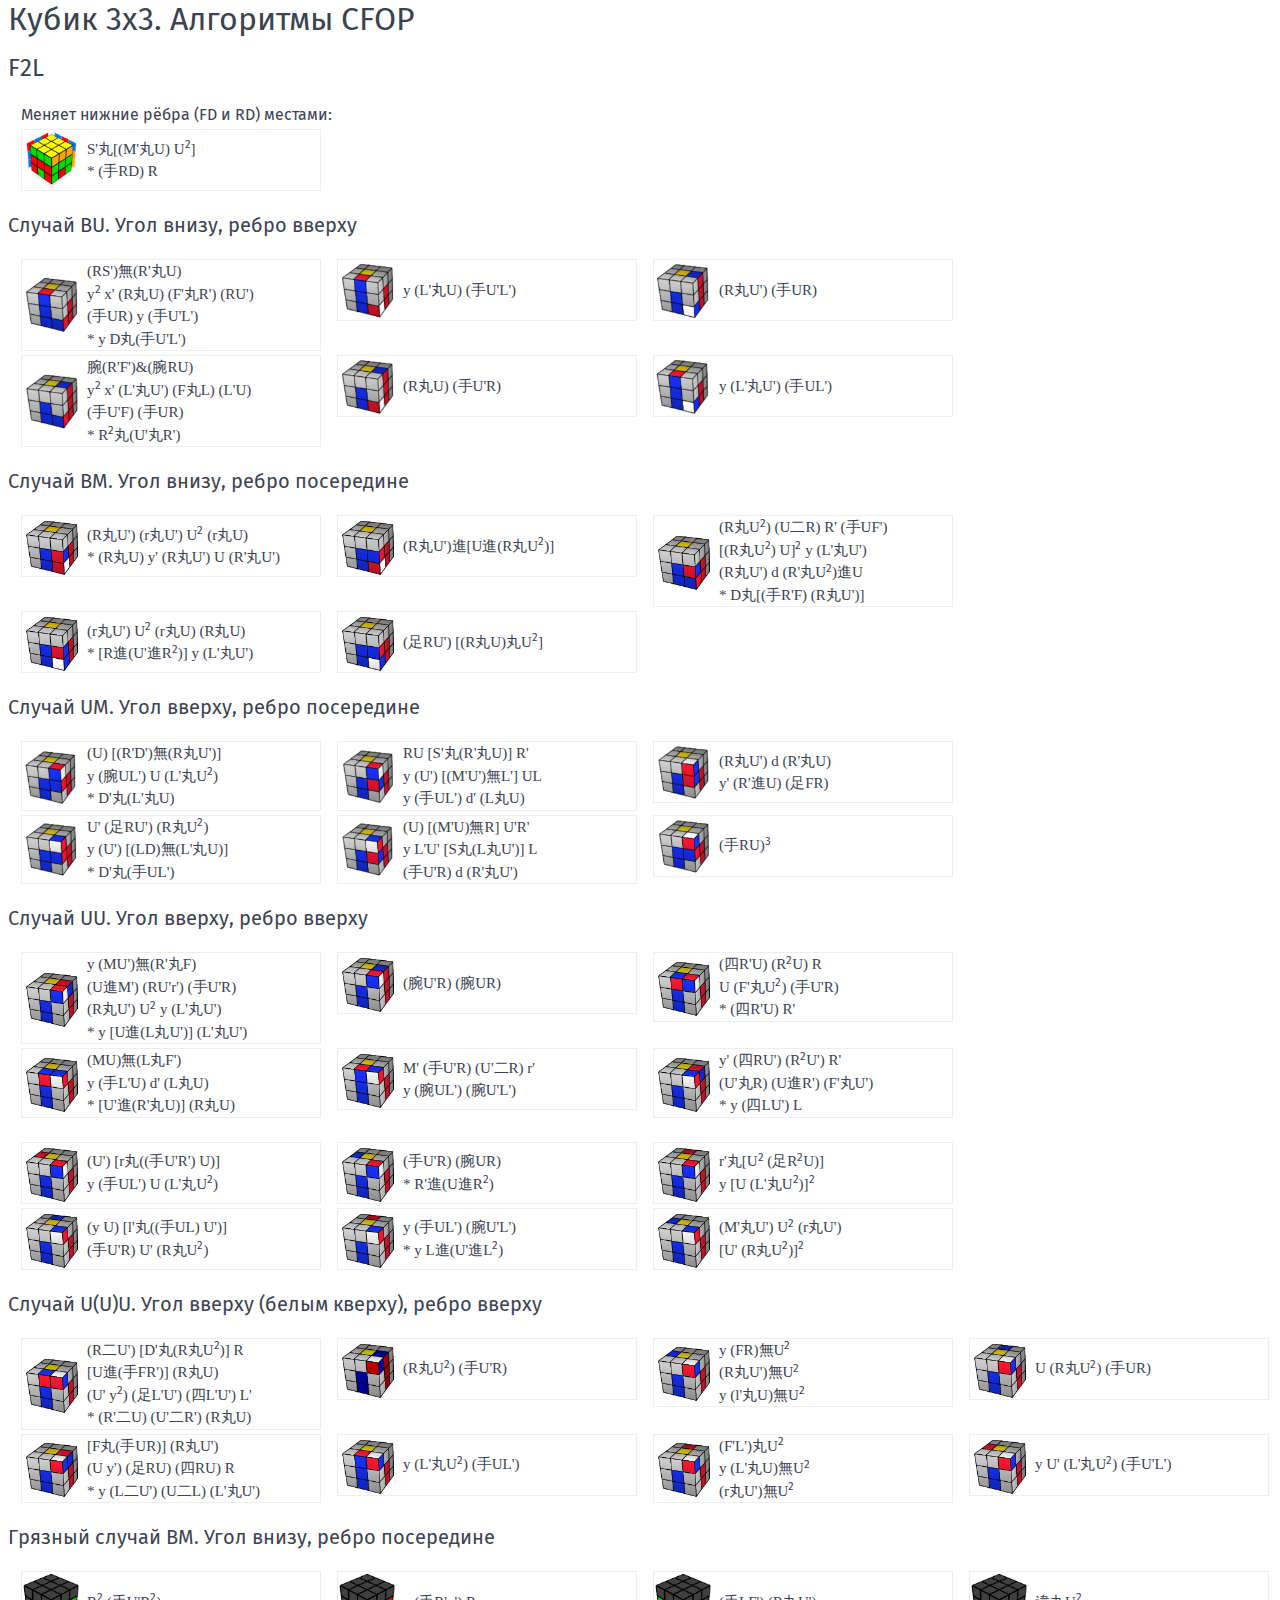
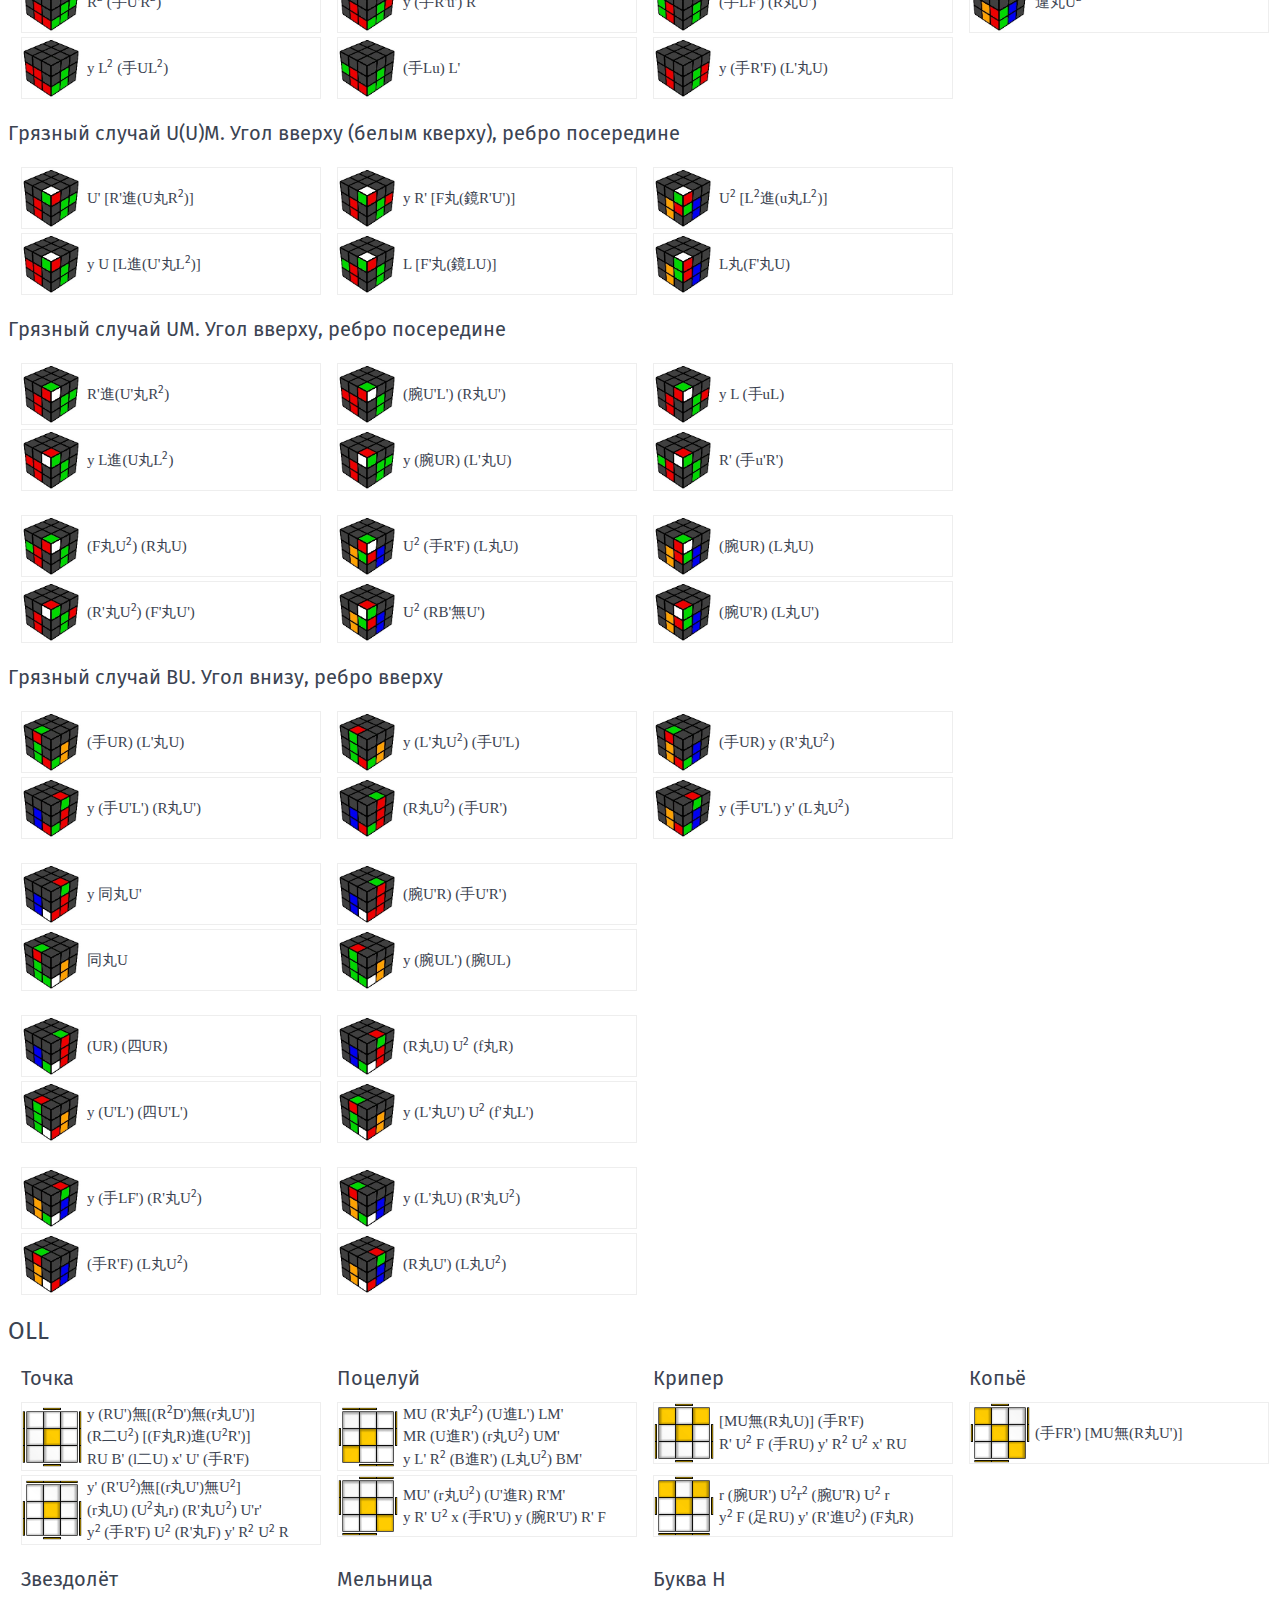
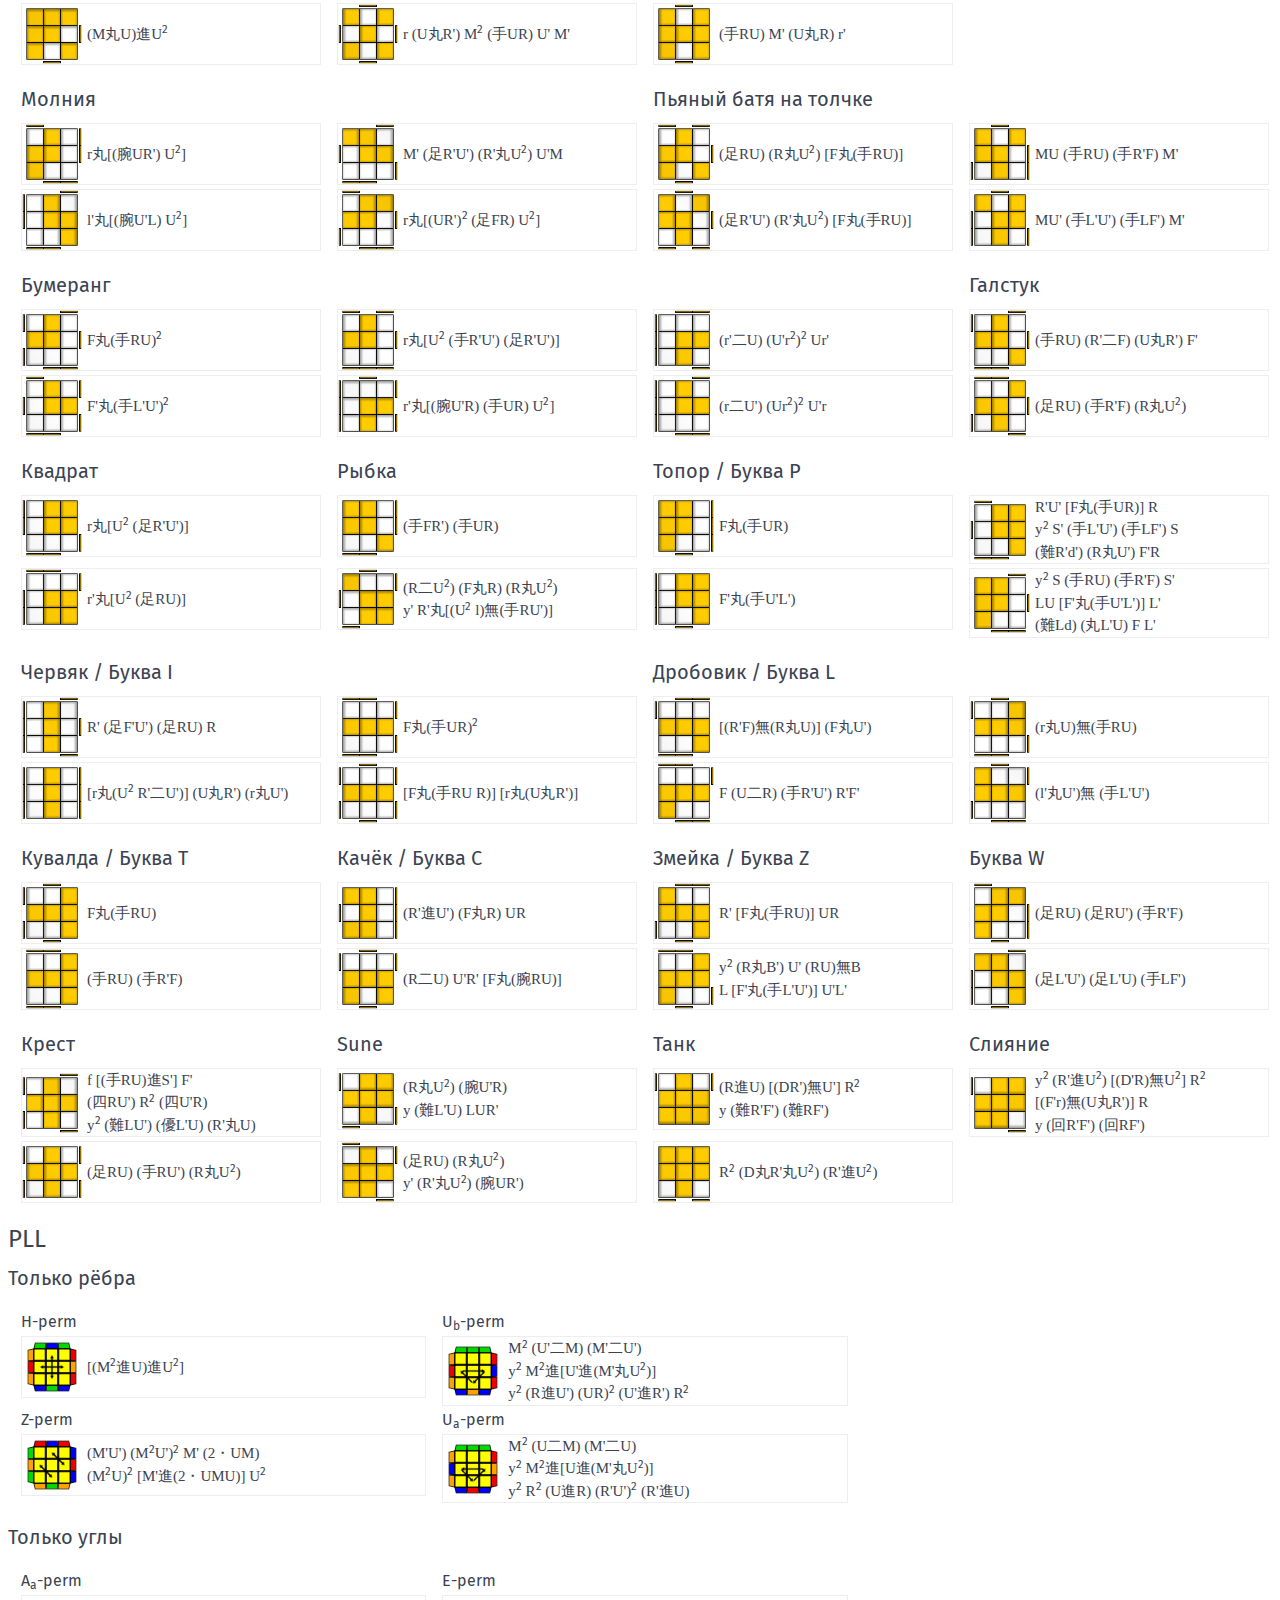
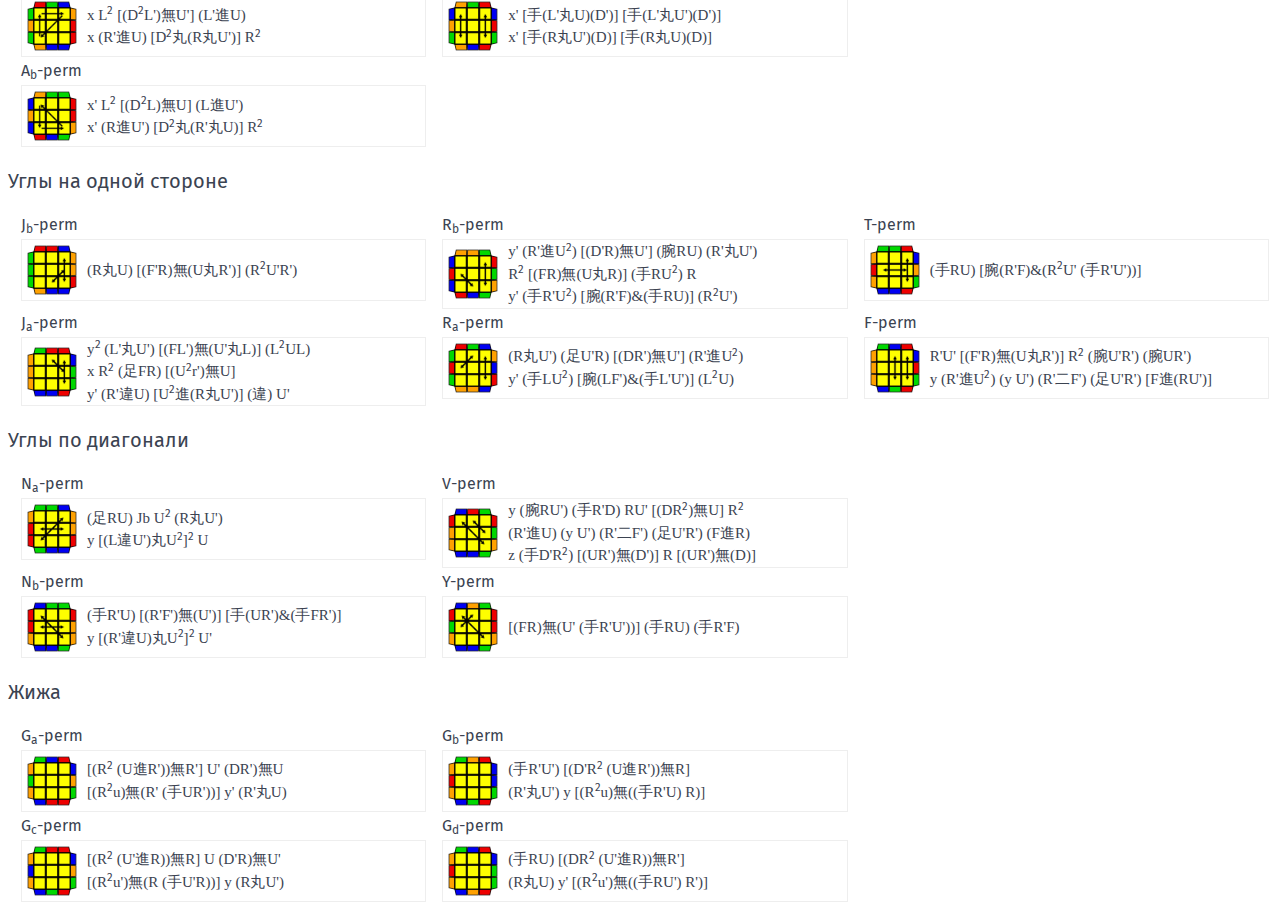
<file: index.html>
<!DOCTYPE html>
<html lang="ru"></html>
<head>
  <meta charset="UTF-8"/>
  <title>Кубик</title>
  <link rel="stylesheet" href="styles/spectre/dist/spectre.css"/>
  <link rel="stylesheet" href="styles/main.css"/>
  <link rel="icon" href="img/cube.png"/>
</head>
<body>
  <div class="container">
    <h2>Кубик 3x3. Алгоритмы CFOP</h2>
    <div class="cube-step">
      <h4>F2L</h4>
      <div class="container cube-cases">
        <div class="columns">
          <div class="column col-6"><span>Меняет нижние рёбра (FD и RD) местами:</span></div>
        </div>
        <div class="columns">
            <div class="column col-lg-6 col-sm-12 col-3">
              <div class="cube-case">
                <div class="cube-icon"><img class="cube-state" src="img/FD and RD.png"/></div>
                <div class="cube-content"><span class="cube-solution">S'丸[(M'丸U) 2U]</span><br/><span class="cube-solution">* (手RD) R</span><br/>
                </div>
              </div>
            </div>
        </div>
      </div>
      <h5>Случай BU. Угол внизу, ребро вверху</h5>
      <div class="container cube-cases">
        <div class="columns">
            <div class="column col-lg-6 col-sm-12 col-3">
              <div class="cube-case">
                <div class="cube-icon"><img class="cube-state" src="img/F2L/case-2/state-1.png"/></div>
                <div class="cube-content"><span class="cube-solution">(RS')無(R'丸U)</span><br/><span class="cube-solution">2y x' (R丸U) (F'丸R') (RU')</span><br/><span class="cube-solution">(手UR) y (手U'L')</span><br/><span class="cube-solution">* y D丸(手U'L')</span><br/>
                </div>
              </div>
            </div>
            <div class="column col-lg-6 col-sm-12 col-3">
              <div class="cube-case">
                <div class="cube-icon"><img class="cube-state" src="img/F2L/case-2/state-3.png"/></div>
                <div class="cube-content"><span class="cube-solution">y (L'丸U) (手U'L')</span>
                </div>
              </div>
            </div>
            <div class="column col-lg-6 col-sm-12 col-3">
              <div class="cube-case">
                <div class="cube-icon"><img class="cube-state" src="img/F2L/case-2/state-5.png"/></div>
                <div class="cube-content"><span class="cube-solution">(R丸U') (手UR)</span>
                </div>
              </div>
            </div>
        </div>
        <div class="columns">
            <div class="column col-lg-6 col-sm-12 col-3">
              <div class="cube-case">
                <div class="cube-icon"><img class="cube-state" src="img/F2L/case-2/state-2.png"/></div>
                <div class="cube-content"><span class="cube-solution">腕(R'F')&amp;(腕RU)</span><br/><span class="cube-solution">2y x' (L'丸U') (F丸L) (L'U)</span><br/><span class="cube-solution">(手U'F) (手UR)</span><br/><span class="cube-solution">* 2R丸(U'丸R')</span><br/>
                </div>
              </div>
            </div>
            <div class="column col-lg-6 col-sm-12 col-3">
              <div class="cube-case">
                <div class="cube-icon"><img class="cube-state" src="img/F2L/case-2/state-4.png"/></div>
                <div class="cube-content"><span class="cube-solution">(R丸U) (手U'R)</span>
                </div>
              </div>
            </div>
            <div class="column col-lg-6 col-sm-12 col-3">
              <div class="cube-case">
                <div class="cube-icon"><img class="cube-state" src="img/F2L/case-2/state-6.png"/></div>
                <div class="cube-content"><span class="cube-solution">y (L'丸U') (手UL')</span>
                </div>
              </div>
            </div>
        </div>
      </div>
      <h5>Случай BM. Угол внизу, ребро посередине</h5>
      <div class="container cube-cases">
        <div class="columns">
            <div class="column col-lg-6 col-sm-12 col-3">
              <div class="cube-case">
                <div class="cube-icon"><img class="cube-state" src="img/F2L/case-6/state-2.png"/></div>
                <div class="cube-content"><span class="cube-solution">(R丸U') (r丸U') 2U (r丸U)</span><br/><span class="cube-solution">* (R丸U) y' (R丸U') U (R'丸U')</span><br/>
                </div>
              </div>
            </div>
            <div class="column col-lg-6 col-sm-12 col-3">
              <div class="cube-case">
                <div class="cube-icon"><img class="cube-state" src="img/F2L/case-6/state-1.png"/></div>
                <div class="cube-content"><span class="cube-solution">(R丸U')進[U進(R丸2U)]</span>
                </div>
              </div>
            </div>
            <div class="column col-lg-6 col-sm-12 col-3">
              <div class="cube-case">
                <div class="cube-icon"><img class="cube-state" src="img/F2L/case-6/state-0.png"/></div>
                <div class="cube-content"><span class="cube-solution">(R丸2U) (U二R) R' (手UF')</span><br/><span class="cube-solution">2[(R丸2U) U] y (L'丸U')</span><br/><span class="cube-solution">(R丸U') d (R'丸2U)進U</span><br/><span class="cube-solution">* D丸[(手R'F) (R丸U')]</span><br/>
                </div>
              </div>
            </div>
        </div>
        <div class="columns">
            <div class="column col-lg-6 col-sm-12 col-3">
              <div class="cube-case">
                <div class="cube-icon"><img class="cube-state" src="img/F2L/case-6/state-4.png"/></div>
                <div class="cube-content"><span class="cube-solution">(r丸U') 2U (r丸U) (R丸U)</span><br/><span class="cube-solution">* [R進(U'進2R)] y (L'丸U')</span><br/>
                </div>
              </div>
            </div>
            <div class="column col-lg-6 col-sm-12 col-3">
              <div class="cube-case">
                <div class="cube-icon"><img class="cube-state" src="img/F2L/case-6/state-3.png"/></div>
                <div class="cube-content"><span class="cube-solution">(足RU') [(R丸U)丸2U]</span>
                </div>
              </div>
            </div>
        </div>
      </div>
      <h5>Случай UM. Угол вверху, ребро посередине</h5>
      <div class="container cube-cases">
        <div class="columns">
            <div class="column col-lg-6 col-sm-12 col-3">
              <div class="cube-case">
                <div class="cube-icon"><img class="cube-state" src="img/F2L/case-3/state-3.png"/></div>
                <div class="cube-content"><span class="cube-solution">(U) [(R'D')無(R丸U')]</span><br/><span class="cube-solution">y (腕UL') U (L'丸2U)</span><br/><span class="cube-solution">* D'丸(L'丸U)</span><br/>
                </div>
              </div>
            </div>
            <div class="column col-lg-6 col-sm-12 col-3">
              <div class="cube-case">
                <div class="cube-icon"><img class="cube-state" src="img/F2L/case-3/state-4.png"/></div>
                <div class="cube-content"><span class="cube-solution">RU [S'丸(R'丸U)] R'</span><br/><span class="cube-solution">y (U') [(M'U')無L'] UL</span><br/><span class="cube-solution">y (手UL') d' (L丸U)</span><br/>
                </div>
              </div>
            </div>
            <div class="column col-lg-6 col-sm-12 col-3">
              <div class="cube-case">
                <div class="cube-icon"><img class="cube-state" src="img/F2L/case-3/state-2.png"/></div>
                <div class="cube-content"><span class="cube-solution">(R丸U') d (R'丸U)</span><br/><span class="cube-solution">y' (R'進U) (足FR)</span><br/>
                </div>
              </div>
            </div>
        </div>
        <div class="columns">
            <div class="column col-lg-6 col-sm-12 col-3">
              <div class="cube-case">
                <div class="cube-icon"><img class="cube-state" src="img/F2L/case-3/state-5.png"/></div>
                <div class="cube-content"><span class="cube-solution">U' (足RU') (R丸2U)</span><br/><span class="cube-solution">y (U') [(LD)無(L'丸U)]</span><br/><span class="cube-solution">* D'丸(手UL')</span><br/>
                </div>
              </div>
            </div>
            <div class="column col-lg-6 col-sm-12 col-3">
              <div class="cube-case">
                <div class="cube-icon"><img class="cube-state" src="img/F2L/case-3/state-6.png"/></div>
                <div class="cube-content"><span class="cube-solution">(U) [(M'U)無R] U'R'</span><br/><span class="cube-solution">y L'U' [S丸(L丸U')] L</span><br/><span class="cube-solution">(手U'R) d (R'丸U')</span><br/>
                </div>
              </div>
            </div>
            <div class="column col-lg-6 col-sm-12 col-3">
              <div class="cube-case">
                <div class="cube-icon"><img class="cube-state" src="img/F2L/case-3/state-1.png"/></div>
                <div class="cube-content"><span class="cube-solution">3(手RU)</span>
                </div>
              </div>
            </div>
        </div>
      </div>
      <h5>Случай UU. Угол вверху, ребро вверху</h5>
      <div class="container cube-cases">
        <div class="columns">
            <div class="column col-lg-6 col-sm-12 col-3">
              <div class="cube-case">
                <div class="cube-icon"><img class="cube-state" src="img/F2L/case-4/state-1.png"/></div>
                <div class="cube-content"><span class="cube-solution">y (MU')無(R'丸F)</span><br/><span class="cube-solution">(U進M') (RU'r') (手U'R)</span><br/><span class="cube-solution">(R丸U') 2U y (L'丸U')</span><br/><span class="cube-solution">* y [U進(L丸U')] (L'丸U')</span><br/>
                </div>
              </div>
            </div>
            <div class="column col-lg-6 col-sm-12 col-3">
              <div class="cube-case">
                <div class="cube-icon"><img class="cube-state" src="img/F2L/case-4/state-7.png"/></div>
                <div class="cube-content"><span class="cube-solution">(腕U'R) (腕UR)</span>
                </div>
              </div>
            </div>
            <div class="column col-lg-6 col-sm-12 col-3">
              <div class="cube-case">
                <div class="cube-icon"><img class="cube-state" src="img/F2L/case-4/state-11.png"/></div>
                <div class="cube-content"><span class="cube-solution">(四R'U) (2RU) R</span><br/><span class="cube-solution">U (F'丸2U) (手U'R)</span><br/><span class="cube-solution">* (四R'U) R'</span><br/>
                </div>
              </div>
            </div>
        </div>
        <div class="columns">
            <div class="column col-lg-6 col-sm-12 col-3">
              <div class="cube-case">
                <div class="cube-icon"><img class="cube-state" src="img/F2L/case-4/state-2.png"/></div>
                <div class="cube-content"><span class="cube-solution">(MU)無(L丸F')</span><br/><span class="cube-solution">y (手L'U) d' (L丸U)</span><br/><span class="cube-solution">* [U'進(R'丸U)] (R丸U)</span><br/>
                </div>
              </div>
            </div>
            <div class="column col-lg-6 col-sm-12 col-3">
              <div class="cube-case">
                <div class="cube-icon"><img class="cube-state" src="img/F2L/case-4/state-8.png"/></div>
                <div class="cube-content"><span class="cube-solution">M' (手U'R) (U'二R) r'</span><br/><span class="cube-solution">y (腕UL') (腕U'L')</span><br/>
                </div>
              </div>
            </div>
            <div class="column col-lg-6 col-sm-12 col-3">
              <div class="cube-case">
                <div class="cube-icon"><img class="cube-state" src="img/F2L/case-4/state-12.png"/></div>
                <div class="cube-content"><span class="cube-solution">y' (四RU') (2RU') R'</span><br/><span class="cube-solution">(U'丸R) (U進R') (F'丸U')</span><br/><span class="cube-solution">* y (四LU') L</span><br/>
                </div>
              </div>
            </div>
        </div>
      </div>
      <div class="container cube-cases">
        <div class="columns">
            <div class="column col-lg-6 col-sm-12 col-3">
              <div class="cube-case">
                <div class="cube-icon"><img class="cube-state" src="img/F2L/case-4/state-5.png"/></div>
                <div class="cube-content"><span class="cube-solution">(U') [r丸((手U'R') U)]</span><br/><span class="cube-solution">y (手UL') U (L'丸2U)</span><br/>
                </div>
              </div>
            </div>
            <div class="column col-lg-6 col-sm-12 col-3">
              <div class="cube-case">
                <div class="cube-icon"><img class="cube-state" src="img/F2L/case-4/state-9.png"/></div>
                <div class="cube-content"><span class="cube-solution">(手U'R) (腕UR)</span><br/><span class="cube-solution">* R'進(U進2R)</span><br/>
                </div>
              </div>
            </div>
            <div class="column col-lg-6 col-sm-12 col-3">
              <div class="cube-case">
                <div class="cube-icon"><img class="cube-state" src="img/F2L/case-4/state-3.png"/></div>
                <div class="cube-content"><span class="cube-solution">r'丸[2U (足2RU)]</span><br/><span class="cube-solution">y 2[U (L'丸2U)]</span><br/>
                </div>
              </div>
            </div>
        </div>
        <div class="columns">
            <div class="column col-lg-6 col-sm-12 col-3">
              <div class="cube-case">
                <div class="cube-icon"><img class="cube-state" src="img/F2L/case-4/state-6.png"/></div>
                <div class="cube-content"><span class="cube-solution">(y U) [l'丸((手UL) U')]</span><br/><span class="cube-solution">(手U'R) U' (R丸2U)</span><br/>
                </div>
              </div>
            </div>
            <div class="column col-lg-6 col-sm-12 col-3">
              <div class="cube-case">
                <div class="cube-icon"><img class="cube-state" src="img/F2L/case-4/state-10.png"/></div>
                <div class="cube-content"><span class="cube-solution">y (手UL') (腕U'L')</span><br/><span class="cube-solution">* y L進(U'進2L)</span><br/>
                </div>
              </div>
            </div>
            <div class="column col-lg-6 col-sm-12 col-3">
              <div class="cube-case">
                <div class="cube-icon"><img class="cube-state" src="img/F2L/case-4/state-4.png"/></div>
                <div class="cube-content"><span class="cube-solution">(M'丸U') 2U (r丸U')</span><br/><span class="cube-solution">2[U' (R丸2U)]</span><br/>
                </div>
              </div>
            </div>
        </div>
      </div>
      <h5>Случай U(U)U. Угол вверху (белым кверху), ребро вверху</h5>
      <div class="container cube-cases">
        <div class="columns">
            <div class="column col-lg-6 col-sm-12 col-3">
              <div class="cube-case">
                <div class="cube-icon"><img class="cube-state" src="img/F2L/case-5/state-1.png"/></div>
                <div class="cube-content"><span class="cube-solution">(R二U') [D'丸(R丸2U)] R</span><br/><span class="cube-solution">[U進(手FR')] (R丸U)</span><br/><span class="cube-solution">(U' 2y) (足L'U') (四L'U') L'</span><br/><span class="cube-solution">* (R'二U) (U'二R') (R丸U)</span><br/>
                </div>
              </div>
            </div>
            <div class="column col-lg-6 col-sm-12 col-3">
              <div class="cube-case">
                <div class="cube-icon"><img class="cube-state" src="img/F2L/case-5/state-7.png"/></div>
                <div class="cube-content"><span class="cube-solution">(R丸2U) (手U'R)</span>
                </div>
              </div>
            </div>
            <div class="column col-lg-6 col-sm-12 col-3">
              <div class="cube-case">
                <div class="cube-icon"><img class="cube-state" src="img/F2L/case-5/state-3.png"/></div>
                <div class="cube-content"><span class="cube-solution">y (FR)無2U</span><br/><span class="cube-solution">(R丸U')無2U</span><br/><span class="cube-solution">y (l'丸U)無2U</span><br/>
                </div>
              </div>
            </div>
            <div class="column col-lg-6 col-sm-12 col-3">
              <div class="cube-case">
                <div class="cube-icon"><img class="cube-state" src="img/F2L/case-5/state-5.png"/></div>
                <div class="cube-content"><span class="cube-solution">U (R丸2U) (手UR)</span>
                </div>
              </div>
            </div>
        </div>
        <div class="columns">
            <div class="column col-lg-6 col-sm-12 col-3">
              <div class="cube-case">
                <div class="cube-icon"><img class="cube-state" src="img/F2L/case-5/state-2.png"/></div>
                <div class="cube-content"><span class="cube-solution">[F丸(手UR)] (R丸U')</span><br/><span class="cube-solution">(U y') (足RU) (四RU) R</span><br/><span class="cube-solution">* y (L二U') (U二L) (L'丸U')</span><br/>
                </div>
              </div>
            </div>
            <div class="column col-lg-6 col-sm-12 col-3">
              <div class="cube-case">
                <div class="cube-icon"><img class="cube-state" src="img/F2L/case-5/state-8.png"/></div>
                <div class="cube-content"><span class="cube-solution">y (L'丸2U) (手UL')</span>
                </div>
              </div>
            </div>
            <div class="column col-lg-6 col-sm-12 col-3">
              <div class="cube-case">
                <div class="cube-icon"><img class="cube-state" src="img/F2L/case-5/state-4.png"/></div>
                <div class="cube-content"><span class="cube-solution">(F'L')丸2U</span><br/><span class="cube-solution">y (L'丸U)無2U</span><br/><span class="cube-solution">(r丸U')無2U</span><br/>
                </div>
              </div>
            </div>
            <div class="column col-lg-6 col-sm-12 col-3">
              <div class="cube-case">
                <div class="cube-icon"><img class="cube-state" src="img/F2L/case-5/state-6.png"/></div>
                <div class="cube-content"><span class="cube-solution">y U' (L'丸2U) (手U'L')</span>
                </div>
              </div>
            </div>
        </div>
      </div>
      <h5>Грязный случай BM. Угол внизу, ребро посередине</h5>
      <div class="container cube-cases">
        <div class="columns">
            <div class="column col-lg-6 col-sm-12 col-3">
              <div class="cube-case">
                <div class="cube-icon"><img class="cube-state" src="img/F2L/extra/BM/state-1.jpg"/></div>
                <div class="cube-content"><span class="cube-solution">2R (手U'2R)</span>
                </div>
              </div>
            </div>
            <div class="column col-lg-6 col-sm-12 col-3">
              <div class="cube-case">
                <div class="cube-icon"><img class="cube-state" src="img/F2L/extra/BM/state-2.jpg"/></div>
                <div class="cube-content"><span class="cube-solution">y (手R'u') R</span>
                </div>
              </div>
            </div>
            <div class="column col-lg-6 col-sm-12 col-3">
              <div class="cube-case">
                <div class="cube-icon"><img class="cube-state" src="img/F2L/extra/BM/state-5.jpg"/></div>
                <div class="cube-content"><span class="cube-solution">(手LF') (R丸U')</span>
                </div>
              </div>
            </div>
            <div class="column col-lg-6 col-sm-12 col-3">
              <div class="cube-case">
                <div class="cube-icon"><img class="cube-state" src="img/F2L/extra/BM/state-7.jpg"/></div>
                <div class="cube-content"><span class="cube-solution">違丸2U</span>
                </div>
              </div>
            </div>
        </div>
        <div class="columns">
            <div class="column col-lg-6 col-sm-12 col-3">
              <div class="cube-case">
                <div class="cube-icon"><img class="cube-state" src="img/F2L/extra/BM/state-3.jpg"/></div>
                <div class="cube-content"><span class="cube-solution">y 2L (手U2L)</span>
                </div>
              </div>
            </div>
            <div class="column col-lg-6 col-sm-12 col-3">
              <div class="cube-case">
                <div class="cube-icon"><img class="cube-state" src="img/F2L/extra/BM/state-4.jpg"/></div>
                <div class="cube-content"><span class="cube-solution">(手Lu) L'</span>
                </div>
              </div>
            </div>
            <div class="column col-lg-6 col-sm-12 col-3">
              <div class="cube-case">
                <div class="cube-icon"><img class="cube-state" src="img/F2L/extra/BM/state-6.jpg"/></div>
                <div class="cube-content"><span class="cube-solution">y (手R'F) (L'丸U)</span>
                </div>
              </div>
            </div>
        </div>
      </div>
      <h5>Грязный случай U(U)M. Угол вверху (белым кверху), ребро посередине</h5>
      <div class="container cube-cases">
        <div class="columns">
            <div class="column col-lg-6 col-sm-12 col-3">
              <div class="cube-case">
                <div class="cube-icon"><img class="cube-state" src="img/F2L/extra/UUM/state-1.jpg"/></div>
                <div class="cube-content"><span class="cube-solution">U' [R'進(U丸2R)]</span>
                </div>
              </div>
            </div>
            <div class="column col-lg-6 col-sm-12 col-3">
              <div class="cube-case">
                <div class="cube-icon"><img class="cube-state" src="img/F2L/extra/UUM/state-2.jpg"/></div>
                <div class="cube-content"><span class="cube-solution">y R' [F丸(鏡R'U')]</span>
                </div>
              </div>
            </div>
            <div class="column col-lg-6 col-sm-12 col-3">
              <div class="cube-case">
                <div class="cube-icon"><img class="cube-state" src="img/F2L/extra/UUM/state-5.jpg"/></div>
                <div class="cube-content"><span class="cube-solution">2U [2L進(u丸2L)]</span>
                </div>
              </div>
            </div>
        </div>
        <div class="columns">
            <div class="column col-lg-6 col-sm-12 col-3">
              <div class="cube-case">
                <div class="cube-icon"><img class="cube-state" src="img/F2L/extra/UUM/state-3.jpg"/></div>
                <div class="cube-content"><span class="cube-solution">y U [L進(U'丸2L)]</span>
                </div>
              </div>
            </div>
            <div class="column col-lg-6 col-sm-12 col-3">
              <div class="cube-case">
                <div class="cube-icon"><img class="cube-state" src="img/F2L/extra/UUM/state-4.jpg"/></div>
                <div class="cube-content"><span class="cube-solution">L [F'丸(鏡LU)]</span>
                </div>
              </div>
            </div>
            <div class="column col-lg-6 col-sm-12 col-3">
              <div class="cube-case">
                <div class="cube-icon"><img class="cube-state" src="img/F2L/extra/UUM/state-6.jpg"/></div>
                <div class="cube-content"><span class="cube-solution">L丸(F'丸U)</span>
                </div>
              </div>
            </div>
        </div>
      </div>
      <h5>Грязный случай UM. Угол вверху, ребро посередине</h5>
      <div class="container cube-cases">
        <div class="columns">
            <div class="column col-lg-6 col-sm-12 col-3">
              <div class="cube-case">
                <div class="cube-icon"><img class="cube-state" src="img/F2L/extra/UM/state-1.jpg"/></div>
                <div class="cube-content"><span class="cube-solution">R'進(U'丸2R)</span>
                </div>
              </div>
            </div>
            <div class="column col-lg-6 col-sm-12 col-3">
              <div class="cube-case">
                <div class="cube-icon"><img class="cube-state" src="img/F2L/extra/UM/state-3.jpg"/></div>
                <div class="cube-content"><span class="cube-solution">(腕U'L') (R丸U')</span>
                </div>
              </div>
            </div>
            <div class="column col-lg-6 col-sm-12 col-3">
              <div class="cube-case">
                <div class="cube-icon"><img class="cube-state" src="img/F2L/extra/UM/state-2.jpg"/></div>
                <div class="cube-content"><span class="cube-solution">y L (手uL)</span>
                </div>
              </div>
            </div>
        </div>
        <div class="columns">
            <div class="column col-lg-6 col-sm-12 col-3">
              <div class="cube-case">
                <div class="cube-icon"><img class="cube-state" src="img/F2L/extra/UM/state-9.jpg"/></div>
                <div class="cube-content"><span class="cube-solution">y L進(U丸2L)</span>
                </div>
              </div>
            </div>
            <div class="column col-lg-6 col-sm-12 col-3">
              <div class="cube-case">
                <div class="cube-icon"><img class="cube-state" src="img/F2L/extra/UM/state-7.jpg"/></div>
                <div class="cube-content"><span class="cube-solution">y (腕UR) (L'丸U)</span>
                </div>
              </div>
            </div>
            <div class="column col-lg-6 col-sm-12 col-3">
              <div class="cube-case">
                <div class="cube-icon"><img class="cube-state" src="img/F2L/extra/UM/state-10.jpg"/></div>
                <div class="cube-content"><span class="cube-solution">R' (手u'R')</span>
                </div>
              </div>
            </div>
        </div>
      </div>
      <div class="container cube-cases">
        <div class="columns">
            <div class="column col-lg-6 col-sm-12 col-3">
              <div class="cube-case">
                <div class="cube-icon"><img class="cube-state" src="img/F2L/extra/UM/state-4.jpg"/></div>
                <div class="cube-content"><span class="cube-solution">(F丸2U) (R丸U)</span>
                </div>
              </div>
            </div>
            <div class="column col-lg-6 col-sm-12 col-3">
              <div class="cube-case">
                <div class="cube-icon"><img class="cube-state" src="img/F2L/extra/UM/state-6.jpg"/></div>
                <div class="cube-content"><span class="cube-solution">2U (手R'F) (L丸U)</span>
                </div>
              </div>
            </div>
            <div class="column col-lg-6 col-sm-12 col-3">
              <div class="cube-case">
                <div class="cube-icon"><img class="cube-state" src="img/F2L/extra/UM/state-5.jpg"/></div>
                <div class="cube-content"><span class="cube-solution">(腕UR) (L丸U)</span>
                </div>
              </div>
            </div>
        </div>
        <div class="columns">
            <div class="column col-lg-6 col-sm-12 col-3">
              <div class="cube-case">
                <div class="cube-icon"><img class="cube-state" src="img/F2L/extra/UM/state-8.jpg"/></div>
                <div class="cube-content"><span class="cube-solution">(R'丸2U) (F'丸U')</span>
                </div>
              </div>
            </div>
            <div class="column col-lg-6 col-sm-12 col-3">
              <div class="cube-case">
                <div class="cube-icon"><img class="cube-state" src="img/F2L/extra/UM/state-12.jpg"/></div>
                <div class="cube-content"><span class="cube-solution">2U (RB'無U')</span>
                </div>
              </div>
            </div>
            <div class="column col-lg-6 col-sm-12 col-3">
              <div class="cube-case">
                <div class="cube-icon"><img class="cube-state" src="img/F2L/extra/UM/state-11.jpg"/></div>
                <div class="cube-content"><span class="cube-solution">(腕U'R) (L丸U')</span>
                </div>
              </div>
            </div>
        </div>
      </div>
      <h5>Грязный случай BU. Угол внизу, ребро вверху</h5>
      <div class="container cube-cases">
        <div class="columns">
            <div class="column col-lg-6 col-sm-12 col-3">
              <div class="cube-case">
                <div class="cube-icon"><img class="cube-state" src="img/F2L/extra/BU/state-1.jpg"/></div>
                <div class="cube-content"><span class="cube-solution">(手UR) (L'丸U)</span>
                </div>
              </div>
            </div>
            <div class="column col-lg-6 col-sm-12 col-3">
              <div class="cube-case">
                <div class="cube-icon"><img class="cube-state" src="img/F2L/extra/BU/state-2.jpg"/></div>
                <div class="cube-content"><span class="cube-solution">y (L'丸2U) (手U'L)</span>
                </div>
              </div>
            </div>
            <div class="column col-lg-6 col-sm-12 col-3">
              <div class="cube-case">
                <div class="cube-icon"><img class="cube-state" src="img/F2L/extra/BU/state-14.jpg"/></div>
                <div class="cube-content"><span class="cube-solution">(手UR) y (R'丸2U)</span>
                </div>
              </div>
            </div>
        </div>
        <div class="columns">
            <div class="column col-lg-6 col-sm-12 col-3">
              <div class="cube-case">
                <div class="cube-icon"><img class="cube-state" src="img/F2L/extra/BU/state-8.jpg"/></div>
                <div class="cube-content"><span class="cube-solution">y (手U'L') (R丸U')</span>
                </div>
              </div>
            </div>
            <div class="column col-lg-6 col-sm-12 col-3">
              <div class="cube-case">
                <div class="cube-icon"><img class="cube-state" src="img/F2L/extra/BU/state-7.jpg"/></div>
                <div class="cube-content"><span class="cube-solution">(R丸2U) (手UR')</span>
                </div>
              </div>
            </div>
            <div class="column col-lg-6 col-sm-12 col-3">
              <div class="cube-case">
                <div class="cube-icon"><img class="cube-state" src="img/F2L/extra/BU/state-13.jpg"/></div>
                <div class="cube-content"><span class="cube-solution">y (手U'L') y' (L丸2U)</span>
                </div>
              </div>
            </div>
        </div>
      </div>
      <div class="container cube-cases">
        <div class="columns">
            <div class="column col-lg-6 col-sm-12 col-3">
              <div class="cube-case">
                <div class="cube-icon"><img class="cube-state" src="img/F2L/extra/BU/state-10.jpg"/></div>
                <div class="cube-content"><span class="cube-solution">y 同丸U'</span>
                </div>
              </div>
            </div>
            <div class="column col-lg-6 col-sm-12 col-3">
              <div class="cube-case">
                <div class="cube-icon"><img class="cube-state" src="img/F2L/extra/BU/state-9.jpg"/></div>
                <div class="cube-content"><span class="cube-solution">(腕U'R) (手U'R')</span>
                </div>
              </div>
            </div>
        </div>
        <div class="columns">
            <div class="column col-lg-6 col-sm-12 col-3">
              <div class="cube-case">
                <div class="cube-icon"><img class="cube-state" src="img/F2L/extra/BU/state-5.jpg"/></div>
                <div class="cube-content"><span class="cube-solution">同丸U</span>
                </div>
              </div>
            </div>
            <div class="column col-lg-6 col-sm-12 col-3">
              <div class="cube-case">
                <div class="cube-icon"><img class="cube-state" src="img/F2L/extra/BU/state-6.jpg"/></div>
                <div class="cube-content"><span class="cube-solution">y (腕UL') (腕UL)</span>
                </div>
              </div>
            </div>
        </div>
      </div>
      <div class="container cube-cases">
        <div class="columns">
            <div class="column col-lg-6 col-sm-12 col-3">
              <div class="cube-case">
                <div class="cube-icon"><img class="cube-state" src="img/F2L/extra/BU/state-11.jpg"/></div>
                <div class="cube-content"><span class="cube-solution">(UR) (四UR)</span>
                </div>
              </div>
            </div>
            <div class="column col-lg-6 col-sm-12 col-3">
              <div class="cube-case">
                <div class="cube-icon"><img class="cube-state" src="img/F2L/extra/BU/state-12.jpg"/></div>
                <div class="cube-content"><span class="cube-solution">(R丸U) 2U (f丸R)</span>
                </div>
              </div>
            </div>
        </div>
        <div class="columns">
            <div class="column col-lg-6 col-sm-12 col-3">
              <div class="cube-case">
                <div class="cube-icon"><img class="cube-state" src="img/F2L/extra/BU/state-4.jpg"/></div>
                <div class="cube-content"><span class="cube-solution">y (U'L') (四U'L')</span>
                </div>
              </div>
            </div>
            <div class="column col-lg-6 col-sm-12 col-3">
              <div class="cube-case">
                <div class="cube-icon"><img class="cube-state" src="img/F2L/extra/BU/state-3.jpg"/></div>
                <div class="cube-content"><span class="cube-solution">y (L'丸U') 2U (f'丸L')</span>
                </div>
              </div>
            </div>
        </div>
      </div>
      <div class="container cube-cases">
        <div class="columns">
            <div class="column col-lg-6 col-sm-12 col-3">
              <div class="cube-case">
                <div class="cube-icon"><img class="cube-state" src="img/F2L/extra/BU/state-17.jpg"/></div>
                <div class="cube-content"><span class="cube-solution">y (手LF') (R'丸2U)</span>
                </div>
              </div>
            </div>
            <div class="column col-lg-6 col-sm-12 col-3">
              <div class="cube-case">
                <div class="cube-icon"><img class="cube-state" src="img/F2L/extra/BU/state-18.jpg"/></div>
                <div class="cube-content"><span class="cube-solution">y (L'丸U) (R'丸2U)</span>
                </div>
              </div>
            </div>
        </div>
        <div class="columns">
            <div class="column col-lg-6 col-sm-12 col-3">
              <div class="cube-case">
                <div class="cube-icon"><img class="cube-state" src="img/F2L/extra/BU/state-16.jpg"/></div>
                <div class="cube-content"><span class="cube-solution">(手R'F) (L丸2U)</span>
                </div>
              </div>
            </div>
            <div class="column col-lg-6 col-sm-12 col-3">
              <div class="cube-case">
                <div class="cube-icon"><img class="cube-state" src="img/F2L/extra/BU/state-15.jpg"/></div>
                <div class="cube-content"><span class="cube-solution">(R丸U') (L丸2U)</span>
                </div>
              </div>
            </div>
        </div>
      </div>
    </div>
    <div class="cube-step">
      <h4>OLL</h4>
      <div class="container cube-cases">
        <div class="columns">
          <div class="column col-3">
            <h5>Точка</h5>
          </div>
          <div class="column col-3">
            <h5>Поцелуй</h5>
          </div>
          <div class="column col-3">
            <h5>Крипер</h5>
          </div>
          <div class="column col-3">
            <h5>Копьё</h5>
          </div>
        </div>
        <div class="columns">
            <div class="column col-lg-6 col-sm-12 col-3">
              <div class="cube-case">
                <div class="cube-icon"><img class="cube-state" src="img/OLL/Dot/state-1.png"/></div>
                <div class="cube-content"><span class="cube-solution">y (RU')無[(2RD')無(r丸U')]</span><br/><span class="cube-solution">(R二2U) [(F丸R)進(2UR')]</span><br/><span class="cube-solution">RU B' (l二U) x' U' (手R'F)</span><br/>
                </div>
              </div>
            </div>
            <div class="column col-lg-6 col-sm-12 col-3">
              <div class="cube-case">
                <div class="cube-icon"><img class="cube-state" src="img/OLL/Dot/state-3.png"/></div>
                <div class="cube-content"><span class="cube-solution">MU (R'丸2F) (U進L') LM' </span><br/><span class="cube-solution">MR (U進R') (r丸2U) UM'</span><br/><span class="cube-solution">y L' 2R (B進R') (L丸2U) BM'</span><br/>
                </div>
              </div>
            </div>
            <div class="column col-lg-6 col-sm-12 col-3">
              <div class="cube-case">
                <div class="cube-icon"><img class="cube-state" src="img/OLL/Dot/state-7.png"/></div>
                <div class="cube-content"><span class="cube-solution">[MU無(R丸U)] (手R'F)</span><br/><span class="cube-solution">R' 2U F (手RU) y' 2R 2U x' RU</span><br/>
                </div>
              </div>
            </div>
            <div class="column col-lg-6 col-sm-12 col-3">
              <div class="cube-case">
                <div class="cube-icon"><img class="cube-state" src="img/OLL/Dot/state-5.png"/></div>
                <div class="cube-content"><span class="cube-solution">(手FR') [MU無(R丸U')]</span>
                </div>
              </div>
            </div>
        </div>
        <div class="columns">
            <div class="column col-lg-6 col-sm-12 col-3">
              <div class="cube-case">
                <div class="cube-icon"><img class="cube-state" src="img/OLL/Dot/state-2.png"/></div>
                <div class="cube-content"><span class="cube-solution">y' (R'2U)無[(r丸U')無2U]</span><br/><span class="cube-solution">(r丸U) (2U丸r) (R'丸2U) U'r'</span><br/><span class="cube-solution">2y (手R'F) 2U (R'丸F) y' 2R 2U R</span><br/>
                </div>
              </div>
            </div>
            <div class="column col-lg-6 col-sm-12 col-3">
              <div class="cube-case">
                <div class="cube-icon"><img class="cube-state" src="img/OLL/Dot/state-4.png"/></div>
                <div class="cube-content"><span class="cube-solution">MU' (r丸2U) (U'進R) R'M'</span><br/><span class="cube-solution">y R' 2U x (手R'U) y (腕R'U') R' F</span><br/>
                </div>
              </div>
            </div>
            <div class="column col-lg-6 col-sm-12 col-3">
              <div class="cube-case">
                <div class="cube-icon"><img class="cube-state" src="img/OLL/Dot/state-8.png"/></div>
                <div class="cube-content"><span class="cube-solution">r (腕UR') 2U2r (腕U'R) 2U r</span><br/><span class="cube-solution">2y F (足RU) y' (R'進2U) (F丸R)</span><br/>
                </div>
              </div>
            </div>
        </div>
      </div>
      <div class="container cube-cases">
        <div class="columns">
          <div class="column col-3">
            <h5>Звездолёт</h5>
          </div>
          <div class="column col-3">
            <h5>Мельница</h5>
          </div>
          <div class="column col-3">
            <h5>Буква H</h5>
          </div>
        </div>
        <div class="columns">
            <div class="column col-lg-6 col-sm-12 col-3">
              <div class="cube-case">
                <div class="cube-icon"><img class="cube-state" src="img/OLL/4 Corners/state-1.png"/></div>
                <div class="cube-content"><span class="cube-solution">(M丸U)進2U</span>
                </div>
              </div>
            </div>
            <div class="column col-lg-6 col-sm-12 col-3">
              <div class="cube-case">
                <div class="cube-icon"><img class="cube-state" src="img/OLL/Dot/state-6.png"/></div>
                <div class="cube-content"><span class="cube-solution">r (U丸R') 2M (手UR) U' M'</span>
                </div>
              </div>
            </div>
            <div class="column col-lg-6 col-sm-12 col-3">
              <div class="cube-case">
                <div class="cube-icon"><img class="cube-state" src="img/OLL/4 Corners/state-2.png"/></div>
                <div class="cube-content"><span class="cube-solution">(手RU) M' (U丸R) r'</span>
                </div>
              </div>
            </div>
        </div>
      </div>
      <div class="container cube-cases">
        <div class="columns">
          <div class="column col-6">
            <h5>Молния</h5>
          </div>
          <div class="column col-6">
            <h5>Пьяный батя на толчке</h5>
          </div>
        </div>
        <div class="columns">
            <div class="column col-lg-6 col-sm-12 col-3">
              <div class="cube-case">
                <div class="cube-icon"><img class="cube-state" src="img/OLL/900/state-1.png"/></div>
                <div class="cube-content"><span class="cube-solution">r丸[(腕UR') 2U]</span>
                </div>
              </div>
            </div>
            <div class="column col-lg-6 col-sm-12 col-3">
              <div class="cube-case">
                <div class="cube-icon"><img class="cube-state" src="img/OLL/930/state-3.png"/></div>
                <div class="cube-content"><span class="cube-solution">M' (足R'U') (R'丸2U) U'M</span>
                </div>
              </div>
            </div>
            <div class="column col-lg-6 col-sm-12 col-3">
              <div class="cube-case">
                <div class="cube-icon"><img class="cube-state" src="img/OLL/900/state-4.png"/></div>
                <div class="cube-content"><span class="cube-solution">(足RU) (R丸2U) [F丸(手RU)]</span>
                </div>
              </div>
            </div>
            <div class="column col-lg-6 col-sm-12 col-3">
              <div class="cube-case">
                <div class="cube-icon"><img class="cube-state" src="img/OLL/930/state-4.png"/></div>
                <div class="cube-content"><span class="cube-solution">MU (手RU) (手R'F) M'</span>
                </div>
              </div>
            </div>
        </div>
        <div class="columns">
            <div class="column col-lg-6 col-sm-12 col-3">
              <div class="cube-case">
                <div class="cube-icon"><img class="cube-state" src="img/OLL/930/state-2.png"/></div>
                <div class="cube-content"><span class="cube-solution">l'丸[(腕U'L) 2U]</span>
                </div>
              </div>
            </div>
            <div class="column col-lg-6 col-sm-12 col-3">
              <div class="cube-case">
                <div class="cube-icon"><img class="cube-state" src="img/OLL/330/state-2.png"/></div>
                <div class="cube-content"><span class="cube-solution">r丸[2(UR') (足FR) 2U]</span>
                </div>
              </div>
            </div>
            <div class="column col-lg-6 col-sm-12 col-3">
              <div class="cube-case">
                <div class="cube-icon"><img class="cube-state" src="img/OLL/300/state-1.png"/></div>
                <div class="cube-content"><span class="cube-solution">(足R'U') (R'丸2U) [F丸(手RU)]</span>
                </div>
              </div>
            </div>
            <div class="column col-lg-6 col-sm-12 col-3">
              <div class="cube-case">
                <div class="cube-icon"><img class="cube-state" src="img/OLL/330/state-3.png"/></div>
                <div class="cube-content"><span class="cube-solution">MU' (手L'U') (手LF') M'</span>
                </div>
              </div>
            </div>
        </div>
      </div>
      <div class="container cube-cases">
        <div class="columns">
          <div class="column col-9">
            <h5>Бумеранг</h5>
          </div>
          <div class="column col-3">
            <h5>Галстук</h5>
          </div>
        </div>
        <div class="columns">
            <div class="column col-lg-6 col-sm-12 col-3">
              <div class="cube-case">
                <div class="cube-icon"><img class="cube-state" src="img/OLL/900/state-5.png"/></div>
                <div class="cube-content"><span class="cube-solution">F丸2(手RU)</span>
                </div>
              </div>
            </div>
            <div class="column col-lg-6 col-sm-12 col-3">
              <div class="cube-case">
                <div class="cube-icon"><img class="cube-state" src="img/OLL/900/state-6.png"/></div>
                <div class="cube-content"><span class="cube-solution">r丸[2U (手R'U') (足R'U')]</span>
                </div>
              </div>
            </div>
            <div class="column col-lg-6 col-sm-12 col-3">
              <div class="cube-case">
                <div class="cube-icon"><img class="cube-state" src="img/OLL/330/state-1.png"/></div>
                <div class="cube-content"><span class="cube-solution">(r'二U) 2(U'2r) Ur'</span>
                </div>
              </div>
            </div>
            <div class="column col-lg-6 col-sm-12 col-3">
              <div class="cube-case">
                <div class="cube-icon"><img class="cube-state" src="img/OLL/900/state-3.png"/></div>
                <div class="cube-content"><span class="cube-solution">(手RU) (R'二F) (U丸R') F'</span>
                </div>
              </div>
            </div>
        </div>
        <div class="columns">
            <div class="column col-lg-6 col-sm-12 col-3">
              <div class="cube-case">
                <div class="cube-icon"><img class="cube-state" src="img/OLL/300/state-4.png"/></div>
                <div class="cube-content"><span class="cube-solution">F'丸2(手L'U')</span>
                </div>
              </div>
            </div>
            <div class="column col-lg-6 col-sm-12 col-3">
              <div class="cube-case">
                <div class="cube-icon"><img class="cube-state" src="img/OLL/300/state-6.png"/></div>
                <div class="cube-content"><span class="cube-solution">r'丸[(腕U'R) (手UR) 2U]</span>
                </div>
              </div>
            </div>
            <div class="column col-lg-6 col-sm-12 col-3">
              <div class="cube-case">
                <div class="cube-icon"><img class="cube-state" src="img/OLL/300/state-5.png"/></div>
                <div class="cube-content"><span class="cube-solution">(r二U') 2(U2r) U'r</span>
                </div>
              </div>
            </div>
            <div class="column col-lg-6 col-sm-12 col-3">
              <div class="cube-case">
                <div class="cube-icon"><img class="cube-state" src="img/OLL/930/state-1.png"/></div>
                <div class="cube-content"><span class="cube-solution">(足RU) (手R'F) (R丸2U)</span>
                </div>
              </div>
            </div>
        </div>
      </div>
      <div class="container cube-cases">
        <div class="columns">
          <div class="column col-3">
            <h5>Квадрат</h5>
          </div>
          <div class="column col-3">
            <h5>Рыбка</h5>
          </div>
          <div class="column col-3">
            <h5>Топор / Буква P</h5>
          </div>
        </div>
        <div class="columns">
            <div class="column col-lg-6 col-sm-12 col-3">
              <div class="cube-case">
                <div class="cube-icon"><img class="cube-state" src="img/OLL/300/state-2.png"/></div>
                <div class="cube-content"><span class="cube-solution">r丸[2U (足R'U')]</span>
                </div>
              </div>
            </div>
            <div class="column col-lg-6 col-sm-12 col-3">
              <div class="cube-case">
                <div class="cube-icon"><img class="cube-state" src="img/OLL/900/state-2.png"/></div>
                <div class="cube-content"><span class="cube-solution">(手FR') (手UR)</span>
                </div>
              </div>
            </div>
            <div class="column col-lg-6 col-sm-12 col-3">
              <div class="cube-case">
                <div class="cube-icon"><img class="cube-state" src="img/OLL/P/state-1.png"/></div>
                <div class="cube-content"><span class="cube-solution">F丸(手UR)</span>
                </div>
              </div>
            </div>
            <div class="column col-lg-6 col-sm-12 col-3">
              <div class="cube-case">
                <div class="cube-icon"><img class="cube-state" src="img/OLL/P/state-2.png"/></div>
                <div class="cube-content"><span class="cube-solution">R'U' [F丸(手UR)] R</span><br/><span class="cube-solution">2y S' (手L'U') (手LF') S</span><br/><span class="cube-solution">(難R'd') (R丸U') F'R</span><br/>
                </div>
              </div>
            </div>
        </div>
        <div class="columns">
            <div class="column col-lg-6 col-sm-12 col-3">
              <div class="cube-case">
                <div class="cube-icon"><img class="cube-state" src="img/OLL/330/state-4.png"/></div>
                <div class="cube-content"><span class="cube-solution">r'丸[2U (足RU)]</span>
                </div>
              </div>
            </div>
            <div class="column col-lg-6 col-sm-12 col-3">
              <div class="cube-case">
                <div class="cube-icon"><img class="cube-state" src="img/OLL/300/state-3.png"/></div>
                <div class="cube-content"><span class="cube-solution">(R二2U) (F丸R) (R丸2U)</span><br/><span class="cube-solution">y' R'丸[(2U l)無(手RU')]</span><br/>
                </div>
              </div>
            </div>
            <div class="column col-lg-6 col-sm-12 col-3">
              <div class="cube-case">
                <div class="cube-icon"><img class="cube-state" src="img/OLL/P/state-4.png"/></div>
                <div class="cube-content"><span class="cube-solution">F'丸(手U'L')</span>
                </div>
              </div>
            </div>
            <div class="column col-lg-6 col-sm-12 col-3">
              <div class="cube-case">
                <div class="cube-icon"><img class="cube-state" src="img/OLL/P/state-3.png"/></div>
                <div class="cube-content"><span class="cube-solution">2y S (手RU) (手R'F) S'</span><br/><span class="cube-solution">LU [F'丸(手U'L')] L'</span><br/><span class="cube-solution">(難Ld) (丸L'U) F L'</span><br/>
                </div>
              </div>
            </div>
        </div>
      </div>
      <div class="container cube-cases">
        <div class="columns">
          <div class="column col-6">
            <h5>Червяк / Буква I</h5>
          </div>
          <div class="column col-6">
            <h5>Дробовик / Буква L</h5>
          </div>
        </div>
        <div class="columns">
            <div class="column col-lg-6 col-sm-12 col-3">
              <div class="cube-case">
                <div class="cube-icon"><img class="cube-state" src="img/OLL/Line/state-1.png"/></div>
                <div class="cube-content"><span class="cube-solution">R' (足F'U') (足RU) R</span><br/>
                </div>
              </div>
            </div>
            <div class="column col-lg-6 col-sm-12 col-3">
              <div class="cube-case">
                <div class="cube-icon"><img class="cube-state" src="img/OLL/Line/state-3.png"/></div>
                <div class="cube-content"><span class="cube-solution">F丸2(手UR)</span>
                </div>
              </div>
            </div>
            <div class="column col-lg-6 col-sm-12 col-3">
              <div class="cube-case">
                <div class="cube-icon"><img class="cube-state" src="img/OLL/L/state-1.png"/></div>
                <div class="cube-content"><span class="cube-solution">[(R'F)無(R丸U)] (F丸U')</span>
                </div>
              </div>
            </div>
            <div class="column col-lg-6 col-sm-12 col-3">
              <div class="cube-case">
                <div class="cube-icon"><img class="cube-state" src="img/OLL/L/state-4.png"/></div>
                <div class="cube-content"><span class="cube-solution">(r丸U)無(手RU)</span>
                </div>
              </div>
            </div>
        </div>
        <div class="columns">
            <div class="column col-lg-6 col-sm-12 col-3">
              <div class="cube-case">
                <div class="cube-icon"><img class="cube-state" src="img/OLL/Line/state-2.png"/></div>
                <div class="cube-content"><span class="cube-solution">[r丸(2U R'二U')] (U丸R') (r丸U')</span><br/>
                </div>
              </div>
            </div>
            <div class="column col-lg-6 col-sm-12 col-3">
              <div class="cube-case">
                <div class="cube-icon"><img class="cube-state" src="img/OLL/Line/state-4.png"/></div>
                <div class="cube-content"><span class="cube-solution">[F丸(手RU R)] [r丸(U丸R')]</span><br/>
                </div>
              </div>
            </div>
            <div class="column col-lg-6 col-sm-12 col-3">
              <div class="cube-case">
                <div class="cube-icon"><img class="cube-state" src="img/OLL/L/state-2.png"/></div>
                <div class="cube-content"><span class="cube-solution">F (U二R) (手R'U') R'F'</span>
                </div>
              </div>
            </div>
            <div class="column col-lg-6 col-sm-12 col-3">
              <div class="cube-case">
                <div class="cube-icon"><img class="cube-state" src="img/OLL/L/state-3.png"/></div>
                <div class="cube-content"><span class="cube-solution">(l'丸U')無 (手L'U')</span>
                </div>
              </div>
            </div>
        </div>
      </div>
      <div class="container cube-cases">
        <div class="columns">
          <div class="column col-3">
            <h5>Кувалда / Буква T</h5>
          </div>
          <div class="column col-3">
            <h5>Качёк / Буква C</h5>
          </div>
          <div class="column col-3">
            <h5>Змейка / Буква Z</h5>
          </div>
          <div class="column col-3">
            <h5>Буква W</h5>
          </div>
        </div>
        <div class="columns">
            <div class="column col-lg-6 col-sm-12 col-3">
              <div class="cube-case">
                <div class="cube-icon"><img class="cube-state" src="img/OLL/T/state-1.png"/></div>
                <div class="cube-content"><span class="cube-solution">F丸(手RU)</span>
                </div>
              </div>
            </div>
            <div class="column col-lg-6 col-sm-12 col-3">
              <div class="cube-case">
                <div class="cube-icon"><img class="cube-state" src="img/OLL/C/state-1.png"/></div>
                <div class="cube-content"><span class="cube-solution">(R'進U') (F丸R) UR</span>
                </div>
              </div>
            </div>
            <div class="column col-lg-6 col-sm-12 col-3">
              <div class="cube-case">
                <div class="cube-icon"><img class="cube-state" src="img/OLL/Z/state-1.png"/></div>
                <div class="cube-content"><span class="cube-solution">R' [F丸(手RU)] UR</span>
                </div>
              </div>
            </div>
            <div class="column col-lg-6 col-sm-12 col-3">
              <div class="cube-case">
                <div class="cube-icon"><img class="cube-state" src="img/OLL/W/state-1.png"/></div>
                <div class="cube-content"><span class="cube-solution">(足RU) (足RU') (手R'F)</span>
                </div>
              </div>
            </div>
        </div>
        <div class="columns">
            <div class="column col-lg-6 col-sm-12 col-3">
              <div class="cube-case">
                <div class="cube-icon"><img class="cube-state" src="img/OLL/T/state-2.png"/></div>
                <div class="cube-content"><span class="cube-solution">(手RU) (手R'F)</span>
                </div>
              </div>
            </div>
            <div class="column col-lg-6 col-sm-12 col-3">
              <div class="cube-case">
                <div class="cube-icon"><img class="cube-state" src="img/OLL/C/state-2.png"/></div>
                <div class="cube-content"><span class="cube-solution">(R二U) U'R' [F丸(腕RU)]</span>
                </div>
              </div>
            </div>
            <div class="column col-lg-6 col-sm-12 col-3">
              <div class="cube-case">
                <div class="cube-icon"><img class="cube-state" src="img/OLL/Z/state-2.png"/></div>
                <div class="cube-content"><span class="cube-solution">2y (R丸B') U' (RU)無B</span><br/><span class="cube-solution">L [F'丸(手L'U')] U'L'</span><br/>
                </div>
              </div>
            </div>
            <div class="column col-lg-6 col-sm-12 col-3">
              <div class="cube-case">
                <div class="cube-icon"><img class="cube-state" src="img/OLL/W/state-2.png"/></div>
                <div class="cube-content"><span class="cube-solution">(足L'U') (足L'U) (手LF')</span>
                </div>
              </div>
            </div>
        </div>
      </div>
      <div class="container cube-cases">
        <div class="columns">
          <div class="column col-3">
            <h5>Крест</h5>
          </div>
          <div class="column col-3">
            <h5>Sune</h5>
          </div>
          <div class="column col-3">
            <h5>Танк</h5>
          </div>
          <div class="column col-3">
            <h5>Слияние</h5>
          </div>
        </div>
        <div class="columns">
            <div class="column col-lg-6 col-sm-12 col-3">
              <div class="cube-case">
                <div class="cube-icon"><img class="cube-state" src="img/OLL/Cross/state-1.png"/></div>
                <div class="cube-content"><span class="cube-solution">f [(手RU)進S'] F'</span><br/><span class="cube-solution">(四RU') 2R (四U'R)</span><br/><span class="cube-solution">2y (難LU') (優L'U) (R'丸U)</span><br/>
                </div>
              </div>
            </div>
            <div class="column col-lg-6 col-sm-12 col-3">
              <div class="cube-case">
                <div class="cube-icon"><img class="cube-state" src="img/OLL/Cross/state-3.png"/></div>
                <div class="cube-content"><span class="cube-solution">(R丸2U) (腕U'R)</span><br/><span class="cube-solution">y (難L'U) LUR'</span><br/>
                </div>
              </div>
            </div>
            <div class="column col-lg-6 col-sm-12 col-3">
              <div class="cube-case">
                <div class="cube-icon"><img class="cube-state" src="img/OLL/Cross/state-5.png"/></div>
                <div class="cube-content"><span class="cube-solution">(R進U) [(DR')無U'] 2R</span><br/><span class="cube-solution">y (難R'F') (難RF')</span><br/>
                </div>
              </div>
            </div>
            <div class="column col-lg-6 col-sm-12 col-3">
              <div class="cube-case">
                <div class="cube-icon"><img class="cube-state" src="img/OLL/Cross/state-7.png"/></div>
                <div class="cube-content"><span class="cube-solution">2y (R'進2U) [(D'R)無2U] 2R</span><br/><span class="cube-solution">[(F'r)無(U丸R')] R</span><br/><span class="cube-solution">y (回R'F') (回RF')</span><br/>
                </div>
              </div>
            </div>
        </div>
        <div class="columns">
            <div class="column col-lg-6 col-sm-12 col-3">
              <div class="cube-case">
                <div class="cube-icon"><img class="cube-state" src="img/OLL/Cross/state-2.png"/></div>
                <div class="cube-content"><span class="cube-solution">(足RU) (手RU') (R丸2U)</span>
                </div>
              </div>
            </div>
            <div class="column col-lg-6 col-sm-12 col-3">
              <div class="cube-case">
                <div class="cube-icon"><img class="cube-state" src="img/OLL/Cross/state-4.png"/></div>
                <div class="cube-content"><span class="cube-solution">(足RU) (R丸2U)</span><br/><span class="cube-solution">y' (R'丸2U) (腕UR')</span><br/>
                </div>
              </div>
            </div>
            <div class="column col-lg-6 col-sm-12 col-3">
              <div class="cube-case">
                <div class="cube-icon"><img class="cube-state" src="img/OLL/Cross/state-6.png"/></div>
                <div class="cube-content"><span class="cube-solution">2R (D丸R'丸2U) (R'進2U)</span>
                </div>
              </div>
            </div>
        </div>
      </div>
    </div>
    <div class="cube-step">
      <h4>PLL</h4>
      <h5>Только рёбра</h5>
      <div class="container cube-cases">
        <div class="columns">
          <div class="column col-4"><span>H-perm</span></div>
          <div class="column col-4"><span>U<sub>b</sub>-perm</span></div>
        </div>
        <div class="columns">
            <div class="column col-lg-6 col-sm-12 col-4">
              <div class="cube-case">
                <div class="cube-icon"><img class="cube-state" src="img/PLL/H.png"/></div>
                <div class="cube-content"><span class="cube-solution">[(2M進U)進2U]</span>
                </div>
              </div>
            </div>
            <div class="column col-lg-6 col-sm-12 col-4">
              <div class="cube-case">
                <div class="cube-icon"><img class="cube-state" src="img/PLL/Ub.png"/></div>
                <div class="cube-content"><span class="cube-solution">2M (U'二M) (M'二U')</span><br/><span class="cube-solution">2y 2M進[U'進(M'丸2U)]</span><br/><span class="cube-solution">2y (R進U') 2(UR) (U'進R') 2R</span><br/>
                </div>
              </div>
            </div>
        </div>
        <div class="columns">
          <div class="column col-4"><span>Z-perm</span></div>
          <div class="column col-4"><span>U<sub>a</sub>-perm</span></div>
        </div>
        <div class="columns">
            <div class="column col-lg-6 col-sm-12 col-4">
              <div class="cube-case">
                <div class="cube-icon"><img class="cube-state" src="img/PLL/Z.png"/></div>
                <div class="cube-content"><span class="cube-solution">(M'U') 2(2MU') M' (2・UM)</span><br/><span class="cube-solution">2(2MU) [M'進(2・UMU)] 2U</span><br/>
                </div>
              </div>
            </div>
            <div class="column col-lg-6 col-sm-12 col-4">
              <div class="cube-case">
                <div class="cube-icon"><img class="cube-state" src="img/PLL/Ua.png"/></div>
                <div class="cube-content"><span class="cube-solution">2M (U二M) (M'二U)</span><br/><span class="cube-solution">2y 2M進[U進(M'丸2U)]</span><br/><span class="cube-solution">2y 2R (U進R) 2(R'U') (R'進U)</span><br/>
                </div>
              </div>
            </div>
        </div>
      </div>
      <h5>Только углы</h5>
      <div class="container cube-cases">
        <div class="columns">
          <div class="column col-4"><span>A<sub>a</sub>-perm</span></div>
          <div class="column col-4"><span>E-perm</span></div>
        </div>
        <div class="columns">
            <div class="column col-lg-6 col-sm-12 col-4">
              <div class="cube-case">
                <div class="cube-icon"><img class="cube-state" src="img/PLL/Aa.png"/></div>
                <div class="cube-content"><span class="cube-solution">x 2L [(2DL')無U'] (L'進U)</span><br/><span class="cube-solution">x (R'進U) [2D丸(R丸U')] 2R</span><br/>
                </div>
              </div>
            </div>
            <div class="column col-lg-6 col-sm-12 col-4">
              <div class="cube-case">
                <div class="cube-icon"><img class="cube-state" src="img/PLL/E.png"/></div>
                <div class="cube-content"><span class="cube-solution">x' [手(L'丸U)(D')] [手(L'丸U')(D')]</span><br/><span class="cube-solution">x' [手(R丸U')(D)] [手(R丸U)(D)]</span><br/>
                </div>
              </div>
            </div>
        </div>
        <div class="columns">
          <div class="column col-4"><span>A<sub>b</sub>-perm</span></div>
        </div>
        <div class="columns">
            <div class="column col-lg-6 col-sm-12 col-4">
              <div class="cube-case">
                <div class="cube-icon"><img class="cube-state" src="img/PLL/Ab.png"/></div>
                <div class="cube-content"><span class="cube-solution">x' 2L [(2DL)無U] (L進U')</span><br/><span class="cube-solution">x' (R進U') [2D丸(R'丸U)] 2R</span><br/>
                </div>
              </div>
            </div>
        </div>
      </div>
      <h5>Углы на одной стороне</h5>
      <div class="container cube-cases">
        <div class="columns">
          <div class="column col-4"><span>J<sub>b</sub>-perm</span></div>
          <div class="column col-4"><span>R<sub>b</sub>-perm</span></div>
          <div class="column col-4"><span>T-perm</span></div>
        </div>
        <div class="columns">
            <div class="column col-lg-6 col-sm-12 col-4">
              <div class="cube-case">
                <div class="cube-icon"><img class="cube-state" src="img/PLL/Jb.png"/></div>
                <div class="cube-content"><span class="cube-solution">(R丸U) [(F'R)無(U丸R')] (2RU'R')</span>
                </div>
              </div>
            </div>
            <div class="column col-lg-6 col-sm-12 col-4">
              <div class="cube-case">
                <div class="cube-icon"><img class="cube-state" src="img/PLL/Rb.png"/></div>
                <div class="cube-content"><span class="cube-solution">y' (R'進2U) [(D'R)無U'] (腕RU) (R'丸U')</span><br/><span class="cube-solution">2R [(FR)無(U丸R)] (手R2U) R</span><br/><span class="cube-solution">y' (手R'2U) [腕(R'F)&amp;(手RU)] (2RU')</span><br/>
                </div>
              </div>
            </div>
            <div class="column col-lg-6 col-sm-12 col-4">
              <div class="cube-case">
                <div class="cube-icon"><img class="cube-state" src="img/PLL/T.png"/></div>
                <div class="cube-content"><span class="cube-solution">(手RU) [腕(R'F)&amp;(2RU' (手R'U'))]</span>
                </div>
              </div>
            </div>
        </div>
        <div class="columns">
          <div class="column col-4"><span>J<sub>a</sub>-perm</span></div>
          <div class="column col-4"><span>R<sub>a</sub>-perm</span></div>
          <div class="column col-4"><span>F-perm</span></div>
        </div>
        <div class="columns">
            <div class="column col-lg-6 col-sm-12 col-4">
              <div class="cube-case">
                <div class="cube-icon"><img class="cube-state" src="img/PLL/Ja.png"/></div>
                <div class="cube-content"><span class="cube-solution">2y (L'丸U') [(FL')無(U'丸L)] (2LUL)</span><br/><span class="cube-solution">x 2R (足FR) [(2Ur')無U]</span><br/><span class="cube-solution">y' (R'違U) [2U進(R丸U')] (違) U'</span><br/>
                </div>
              </div>
            </div>
            <div class="column col-lg-6 col-sm-12 col-4">
              <div class="cube-case">
                <div class="cube-icon"><img class="cube-state" src="img/PLL/Ra.png"/></div>
                <div class="cube-content"><span class="cube-solution">(R丸U') (足U'R) [(DR')無U'] (R'進2U)</span><br/><span class="cube-solution">y' (手L2U) [腕(LF')&amp;(手L'U')] (2LU)</span><br/>
                </div>
              </div>
            </div>
            <div class="column col-lg-6 col-sm-12 col-4">
              <div class="cube-case">
                <div class="cube-icon"><img class="cube-state" src="img/PLL/F.png"/></div>
                <div class="cube-content"><span class="cube-solution">R'U' [(F'R)無(U丸R')] 2R (腕U'R') (腕UR')</span><br/><span class="cube-solution">y (R'進2U) (y U') (R'二F') (足U'R') [F進(RU')]</span><br/>
                </div>
              </div>
            </div>
        </div>
      </div>
      <h5>Углы по диагонали</h5>
      <div class="container cube-cases">
        <div class="columns">
          <div class="column col-4"><span>N<sub>a</sub>-perm</span></div>
          <div class="column col-4"><span>V-perm</span></div>
        </div>
        <div class="columns">
            <div class="column col-lg-6 col-sm-12 col-4">
              <div class="cube-case">
                <div class="cube-icon"><img class="cube-state" src="img/PLL/Na.png"/></div>
                <div class="cube-content"><span class="cube-solution">(足RU) Jb 2U (R丸U')</span><br/><span class="cube-solution">y 2[(L違U')丸2U] U</span><br/>
                </div>
              </div>
            </div>
            <div class="column col-lg-6 col-sm-12 col-4">
              <div class="cube-case">
                <div class="cube-icon"><img class="cube-state" src="img/PLL/V.png"/></div>
                <div class="cube-content"><span class="cube-solution">y (腕RU') (手R'D) RU' [(D2R)無U] 2R</span><br/><span class="cube-solution">(R'進U) (y U') (R'二F') (足U'R') (F進R)</span><br/><span class="cube-solution">z (手D'2R) [(UR')無(D')] R [(UR')無(D)]</span><br/>
                </div>
              </div>
            </div>
        </div>
        <div class="columns">
          <div class="column col-4"><span>N<sub>b</sub>-perm</span></div>
          <div class="column col-4"><span>Y-perm</span></div>
        </div>
        <div class="columns">
            <div class="column col-lg-6 col-sm-12 col-4">
              <div class="cube-case">
                <div class="cube-icon"><img class="cube-state" src="img/PLL/Nb.png"/></div>
                <div class="cube-content"><span class="cube-solution">(手R'U) [(R'F')無(U')] [手(UR')&amp;(手FR')]</span><br/><span class="cube-solution">y 2[(R'違U)丸2U] U'</span><br/>
                </div>
              </div>
            </div>
            <div class="column col-lg-6 col-sm-12 col-4">
              <div class="cube-case">
                <div class="cube-icon"><img class="cube-state" src="img/PLL/Y.png"/></div>
                <div class="cube-content"><span class="cube-solution">[(FR)無(U' (手R'U'))] (手RU) (手R'F)</span>
                </div>
              </div>
            </div>
        </div>
      </div>
      <h5>Жижа</h5>
      <div class="container cube-cases">
        <div class="columns">
          <div class="column col-4"><span>G<sub>a</sub>-perm</span></div>
          <div class="column col-4"><span>G<sub>b</sub>-perm</span></div>
        </div>
        <div class="columns">
            <div class="column col-lg-6 col-sm-12 col-4">
              <div class="cube-case">
                <div class="cube-icon"><img class="cube-state" src="img/PLL/Ga.png"/></div>
                <div class="cube-content"><span class="cube-solution">[(2R (U進R'))無R'] U' (DR')無U</span><br/><span class="cube-solution">[(2Ru)無(R' (手UR'))] y' (R'丸U)</span><br/>
                </div>
              </div>
            </div>
            <div class="column col-lg-6 col-sm-12 col-4">
              <div class="cube-case">
                <div class="cube-icon"><img class="cube-state" src="img/PLL/Gb.png"/></div>
                <div class="cube-content"><span class="cube-solution">(手R'U') [(D'2R (U進R'))無R]</span><br/><span class="cube-solution">(R'丸U') y [(2Ru)無((手R'U) R)]</span><br/>
                </div>
              </div>
            </div>
        </div>
        <div class="columns">
          <div class="column col-4"><span>G<sub>c</sub>-perm</span></div>
          <div class="column col-4"><span>G<sub>d</sub>-perm</span></div>
        </div>
        <div class="columns">
            <div class="column col-lg-6 col-sm-12 col-4">
              <div class="cube-case">
                <div class="cube-icon"><img class="cube-state" src="img/PLL/Gc.png"/></div>
                <div class="cube-content"><span class="cube-solution">[(2R (U'進R))無R] U (D'R)無U'</span><br/><span class="cube-solution">[(2Ru')無(R (手U'R))] y (R丸U')</span><br/>
                </div>
              </div>
            </div>
            <div class="column col-lg-6 col-sm-12 col-4">
              <div class="cube-case">
                <div class="cube-icon"><img class="cube-state" src="img/PLL/Gd.png"/></div>
                <div class="cube-content"><span class="cube-solution">(手RU) [(D2R (U'進R))無R']</span><br/><span class="cube-solution">(R丸U) y' [(2Ru')無((手RU') R')]</span><br/>
                </div>
              </div>
            </div>
        </div>
      </div>
    </div>
  </div>
  <script src="js/main.js"></script>
</body>
</file>
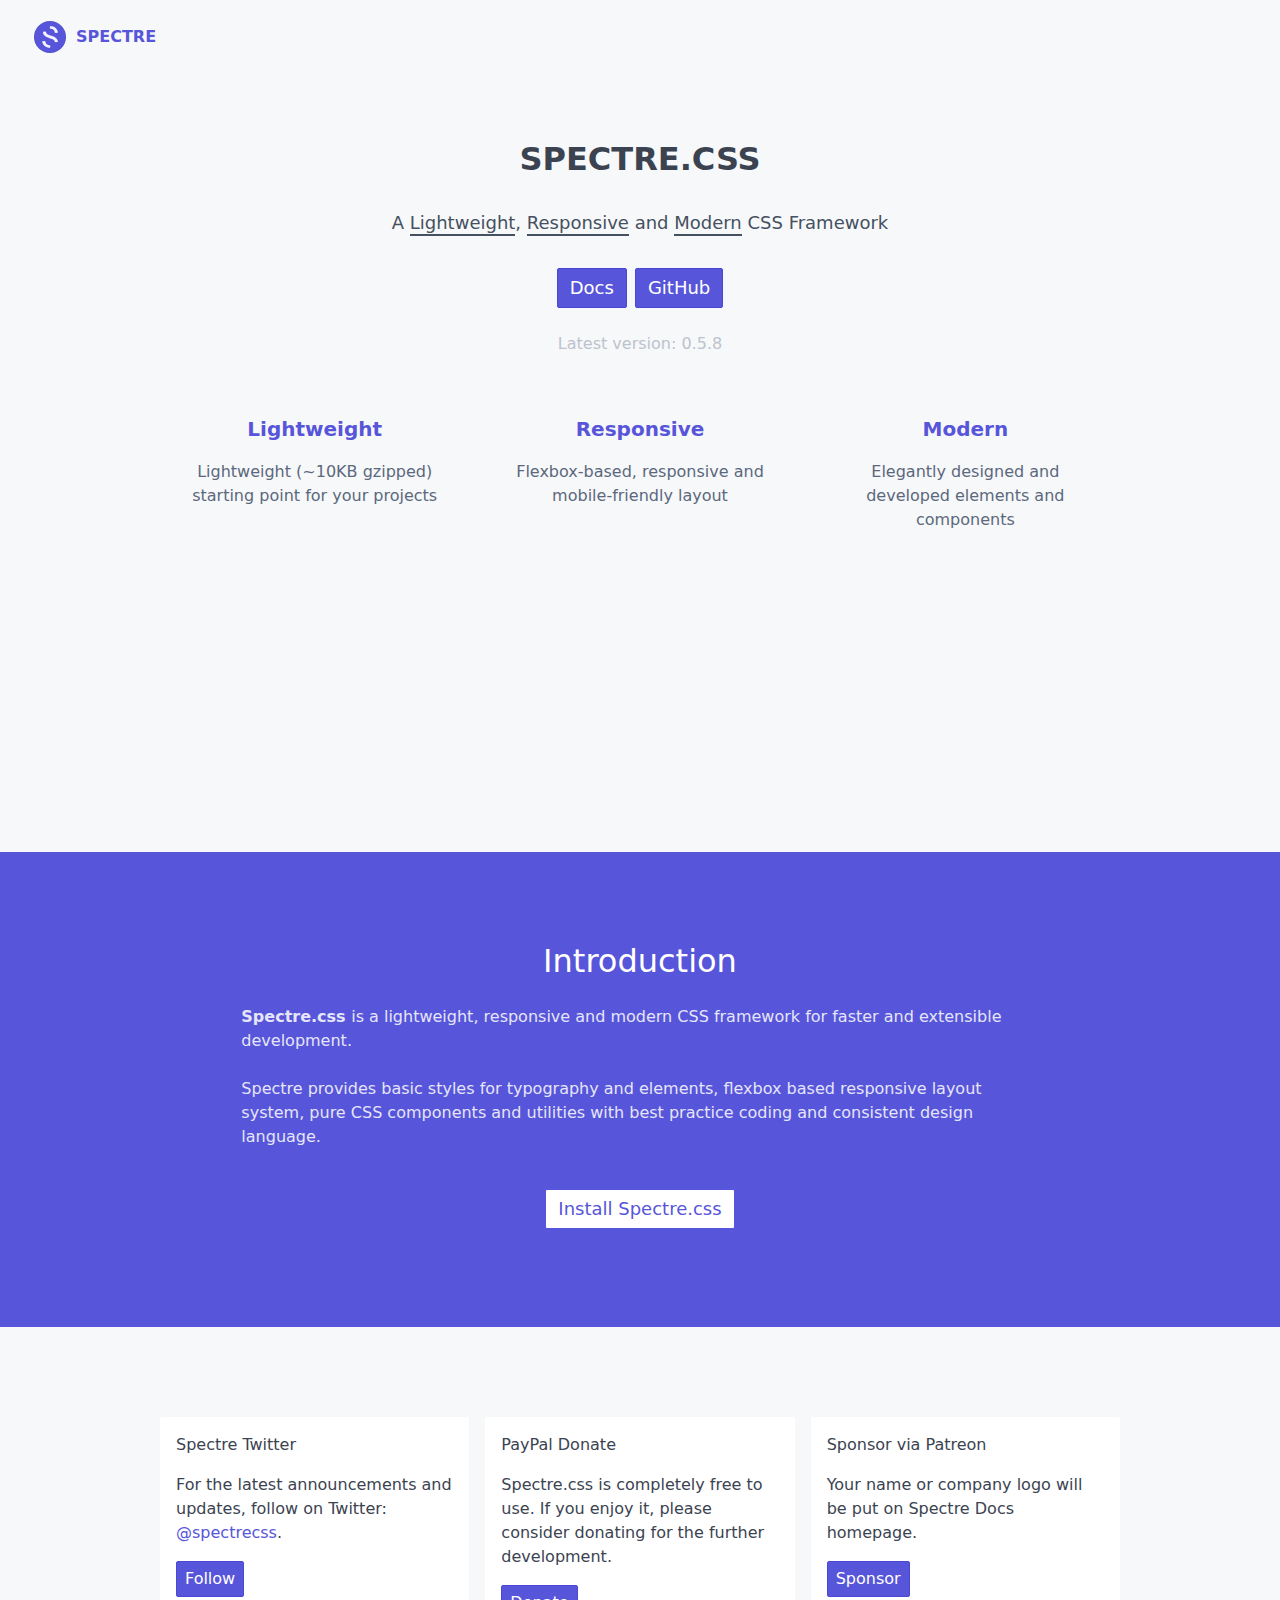
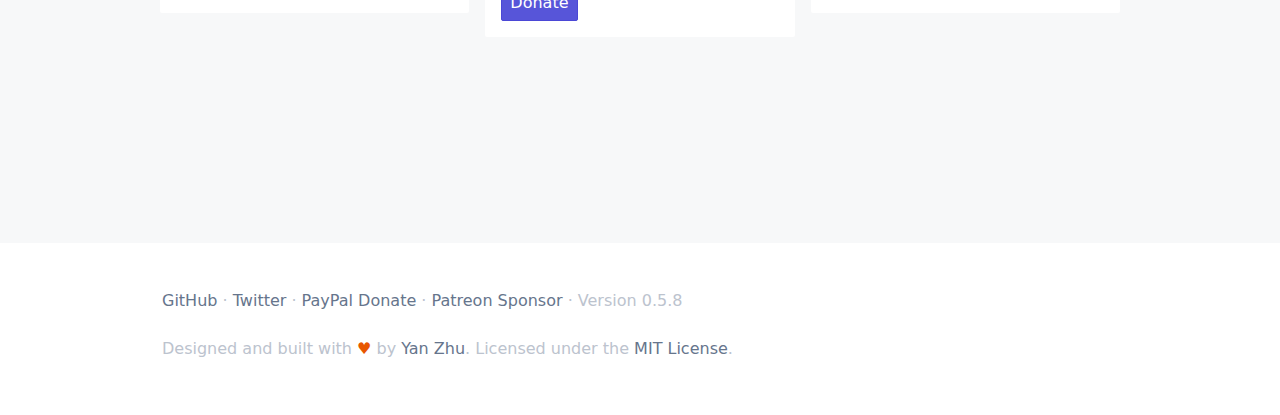
<file: styles/spectre/docs/index.html>
<!DOCTYPE html>
<html lang="en">
  <head>
    <title>Spectre.css CSS Framework</title>
    <meta charset="utf-8">
    <meta name="robots" content="index, follow">
    <meta name="viewport" content="width=device-width, initial-scale=1.0, shrink-to-fit=no">
    <meta http-equiv="x-ua-compatible" content="ie=edge">
    <meta name="description" content="Spectre.css CSS Framework is a lightweight, responsive and modern CSS framework for faster and extensible development. Spectre provides basic styles for typography and elements, flexbox based responsive layout system, pure CSS components and utilities with best practice coding and consistent design language.">
    <meta name="author" content="Yan Zhu">
    <meta property="og:url" content="https://picturepan2.github.io/spectre/">
    <meta property="og:title" content="Spectre.css CSS Framework">
    <meta property="og:description" content="Spectre.css CSS Framework is a lightweight, responsive and modern CSS framework for faster and extensible development. Spectre provides basic styles for typography and elements, flexbox based responsive layout system, pure CSS components and utilities with best practice coding and consistent design language.">
    <meta name="twitter:card" content="summary">
    <meta name="twitter:site" content="@spectrecss">
    <meta name="twitter:creator" content="@picturepan2">
    <link rel="shortcut icon" href="img/favicons/favicon.ico">
    <link rel="icon" href="img/favicons/favicon.png">
    <link rel="stylesheet" href="dist/spectre.min.css">
    <link rel="stylesheet" href="dist/spectre-icons.min.css">
    <link rel="stylesheet" href="dist/spectre-exp.min.css">
    <link rel="stylesheet" href="dist/docs.min.css">
    <link rel="canonical" href="https://picturepan2.github.io/spectre/">
  </head>
  <body>
    <div class="section section-hero bg-gray">
      <div class="grid-hero container grid-lg text-center" id="overview">
        <div class="docs-brand"><a class="docs-logo" href="index.html"><img src="img/spectre-logo.svg" alt="Spectre.css CSS Framework">
            <h2>SPECTRE</h2></a></div>
        <h1>SPECTRE.CSS</h1>
        <h2>A 
          <u>Lightweight</u>, 
          <u>Responsive</u> and 
          <u>Modern</u> CSS Framework
        </h2>
        <p><a class="btn btn-primary btn-lg mr-2" href="getting-started.html">Docs</a><a class="btn btn-primary btn-lg" href="https://github.com/picturepan2/spectre" target="_blank">GitHub</a></p>
        <p class="text-gray">Latest version: <span class="version"></span></p>
        <div class="columns">
          <div class="column col-4 col-xs-12">
            <div class="card text-center">
              <div class="card-header"><span class="card-title">Lightweight</span></div>
              <div class="card-body">Lightweight  (~10KB gzipped) starting point for your projects</div>
            </div>
          </div>
          <div class="column col-4 col-xs-12">
            <div class="card text-center">
              <div class="card-header"><span class="card-title">Responsive</span></div>
              <div class="card-body">Flexbox-based, responsive and mobile-friendly layout</div>
            </div>
          </div>
          <div class="column col-4 col-xs-12">
            <div class="card text-center">
              <div class="card-header"><span class="card-title">Modern</span></div>
              <div class="card-body">Elegantly designed and developed elements and components</div>
            </div>
          </div>
        </div>
      </div>
    </div>
    <div class="section section-ads bg-gray">
      <div class="docs-ad">
        <div class="hide-md text-center">
          <script async="" src="https://pagead2.googlesyndication.com/pagead/js/adsbygoogle.js"></script>
          <!-- GitHub-lg--><ins class="adsbygoogle mx-auto" style="display:inline-block;width:728px;height:90px" data-ad-client="ca-pub-2225124559530218" data-ad-slot="9894180784"></ins>
          <script>(adsbygoogle = window.adsbygoogle || []).push({});</script>
        </div>
        <div class="show-md text-center">
          <!-- GitHub-sm--><ins class="adsbygoogle" style="display:inline-block;width:300px;height:250px" data-ad-client="ca-pub-2225124559530218" data-ad-slot="9278881734"></ins>
          <script>(adsbygoogle = window.adsbygoogle || []).push({});</script>
        </div>
      </div>
    </div>
    <div class="section section-features bg-primary text-light text-center">
      <div class="container grid-lg">
        <h2>Introduction</h2>
        <div class="columns">
          <div class="column col-10 col-sm-12 col-mx-auto text-left">
            <p class="text-secondary"><strong>Spectre.css </strong>is a lightweight, responsive and modern CSS framework for faster and extensible development.</p>
            <p class="text-secondary">Spectre provides basic styles for typography and elements, flexbox based responsive layout system, pure CSS components and utilities with best practice coding and consistent design language.</p>
          </div>
          <div class="column col-10 col-sm-12 col-mx-auto"><a class="btn btn-lg" href="getting-started/installation.html">Install Spectre.css</a></div>
        </div>
      </div>
    </div>
    <div class="section section-updates bg-gray">
      <div class="container grid-lg">
        <div class="columns">
          <div class="column col-4 col-xs-12">
            <div class="card">
              <div class="card-header">
                <div class="card-title h6">Spectre Twitter</div>
              </div>
              <div class="card-body">For the latest announcements and updates, follow on Twitter: <a href="https://twitter.com/spectrecss" target="_blank">@spectrecss</a>.</div>
              <div class="card-footer"><a class="btn btn-primary" href="https://twitter.com/spectrecss" target="_blank">Follow</a></div>
            </div>
          </div>
          <div class="column col-4 col-xs-12">
            <div class="card">
              <div class="card-header">
                <div class="card-title h6">PayPal Donate</div>
              </div>
              <div class="card-body">Spectre.css is completely free to use. If you enjoy it, please consider donating for the further development.</div>
              <div class="card-footer"><a class="btn btn-primary" href="https://www.paypal.me/picturepan2" target="_blank">Donate</a></div>
            </div>
          </div>
          <div class="column col-4 col-xs-12">
            <div class="card">
              <div class="card-header">
                <div class="card-title h6">Sponsor via Patreon</div>
              </div>
              <div class="card-body">Your name or company logo will be put on Spectre Docs homepage.</div>
              <div class="card-footer"><a class="btn btn-primary" href="https://www.patreon.com/spectrecss" target="_blank">Sponsor</a></div>
            </div>
          </div>
        </div>
      </div>
    </div>
    <div class="section section-ads bg-gray">
      <div class="docs-ad docs-ad-sidebar text-center">
        <script id="_carbonads_js" async="" type="text/javascript" src="https://cdn.carbonads.com/carbon.js?serve=CK7DTKQW&amp;placement=picturepan2githubio"></script>
      </div>
    </div>
    <footer class="section section-footer">
      <div class="docs-footer container grid-lg" id="copyright">
        <p><a href="https://github.com/picturepan2/spectre" target="_blank">GitHub</a> · <a href="https://twitter.com/spectrecss" target="_blank">Twitter</a> · <a href="https://www.paypal.me/picturepan2" target="_blank">PayPal Donate</a> · <a href="https://www.patreon.com/spectrecss" target="_blank">Patreon Sponsor</a> · Version <span class="version"></span></p>
        <p>Designed and built with <span class="text-error">&hearts;</span> by <a href="https://twitter.com/picturepan2" target="_blank">Yan Zhu</a>. Licensed under the <a href="https://github.com/picturepan2/spectre/blob/master/LICENSE" target="_blank">MIT License</a>.</p>
      </div>
    </footer>
    <script>
      (function(i,s,o,g,r,a,m){i['GoogleAnalyticsObject']=r;i[r]=i[r]||function(){
            (i[r].q=i[r].q||[]).push(arguments)},i[r].l=1*new Date();a=s.createElement(o),
          m=s.getElementsByTagName(o)[0];a.async=1;a.src=g;m.parentNode.insertBefore(a,m)
      })(window,document,'script','https://www.google-analytics.com/analytics.js','ga');
      
      ga('create', 'UA-2702768-8', 'auto');
      ga('send', 'pageview');
    </script>
  </body>
</html>
</file>
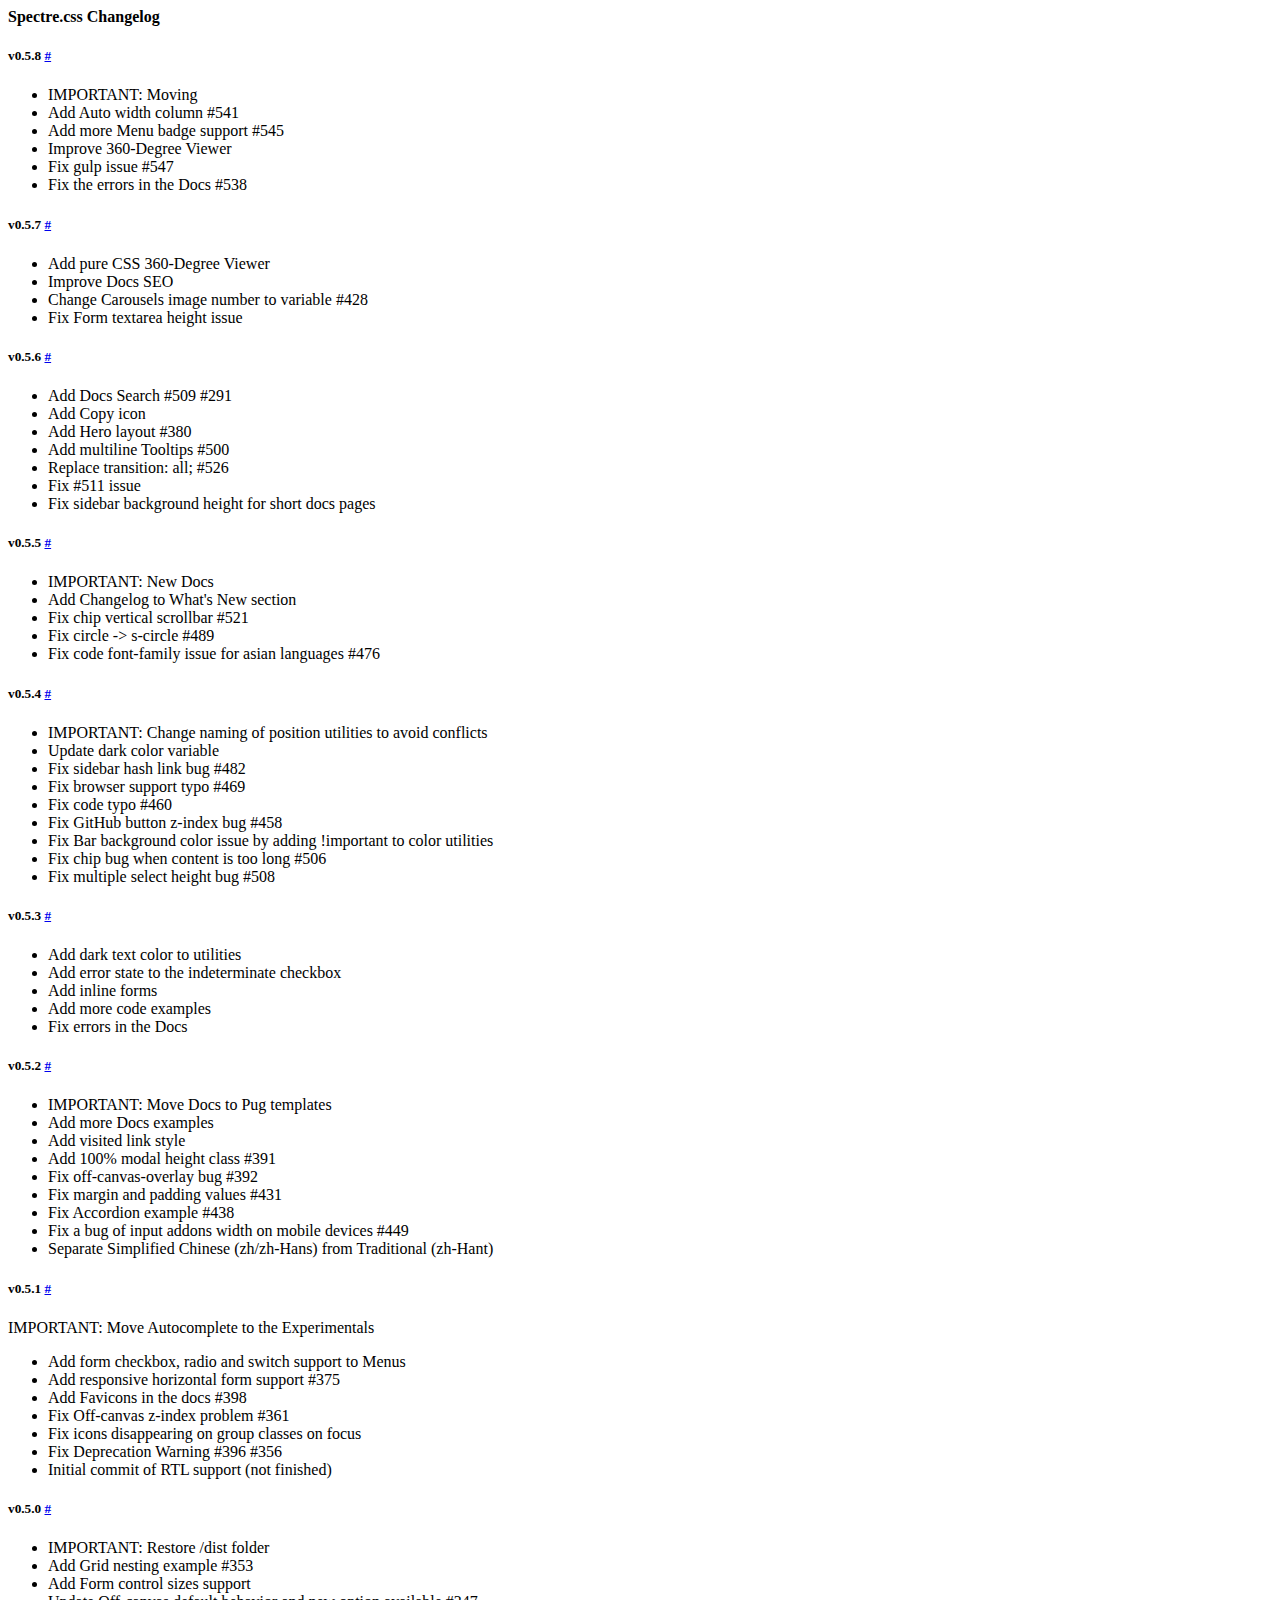
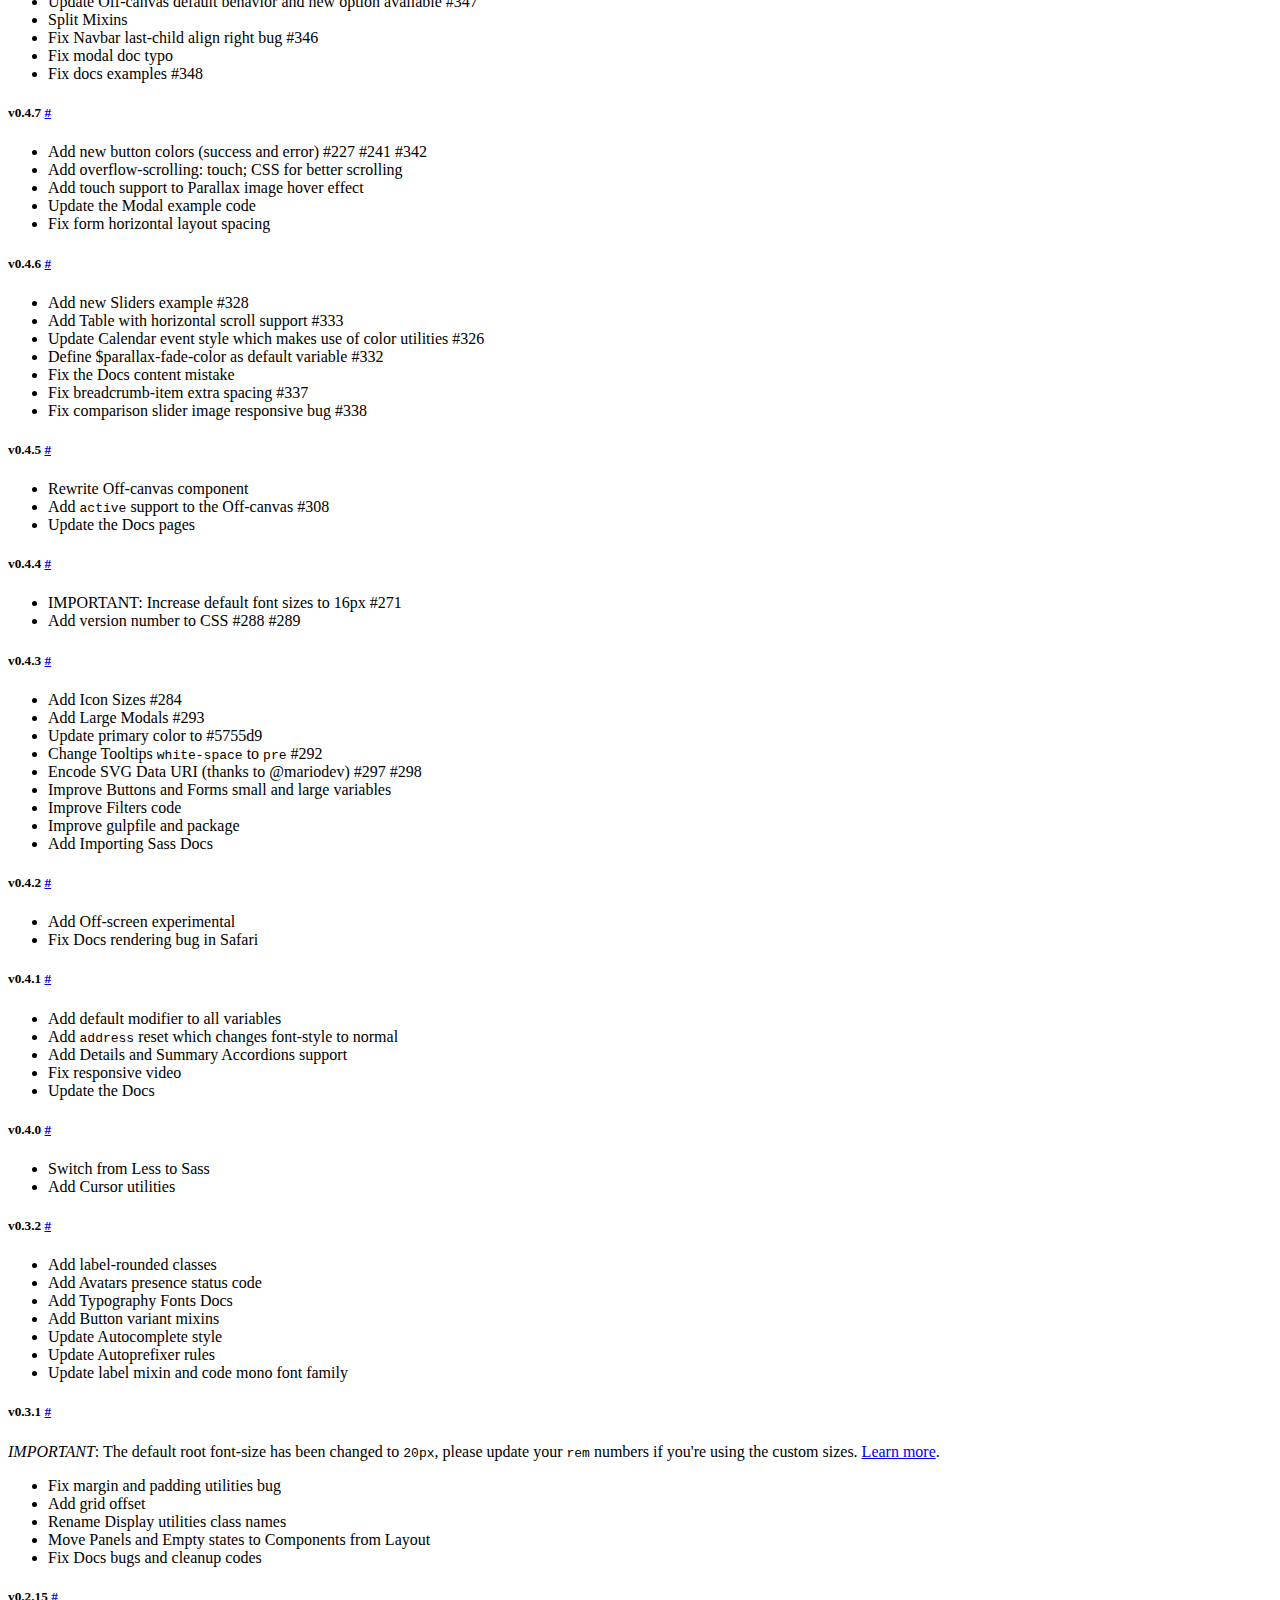
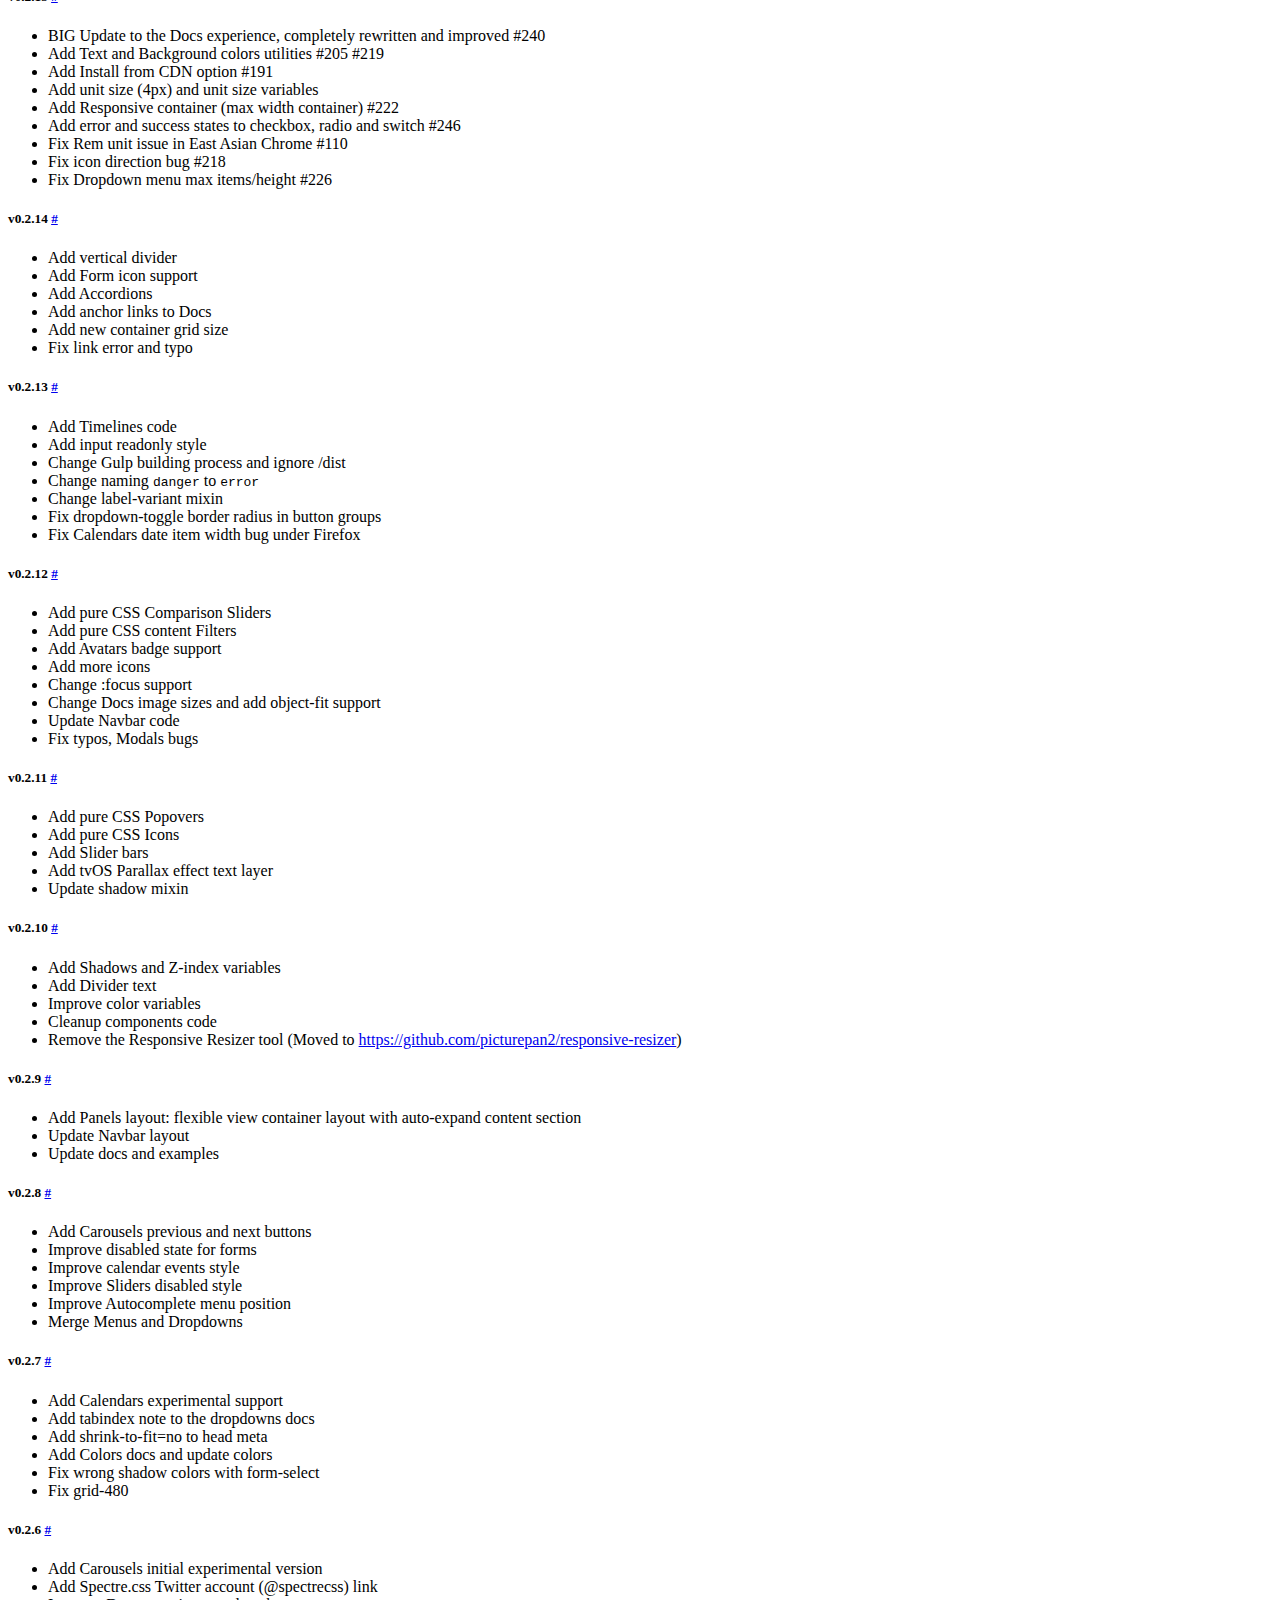
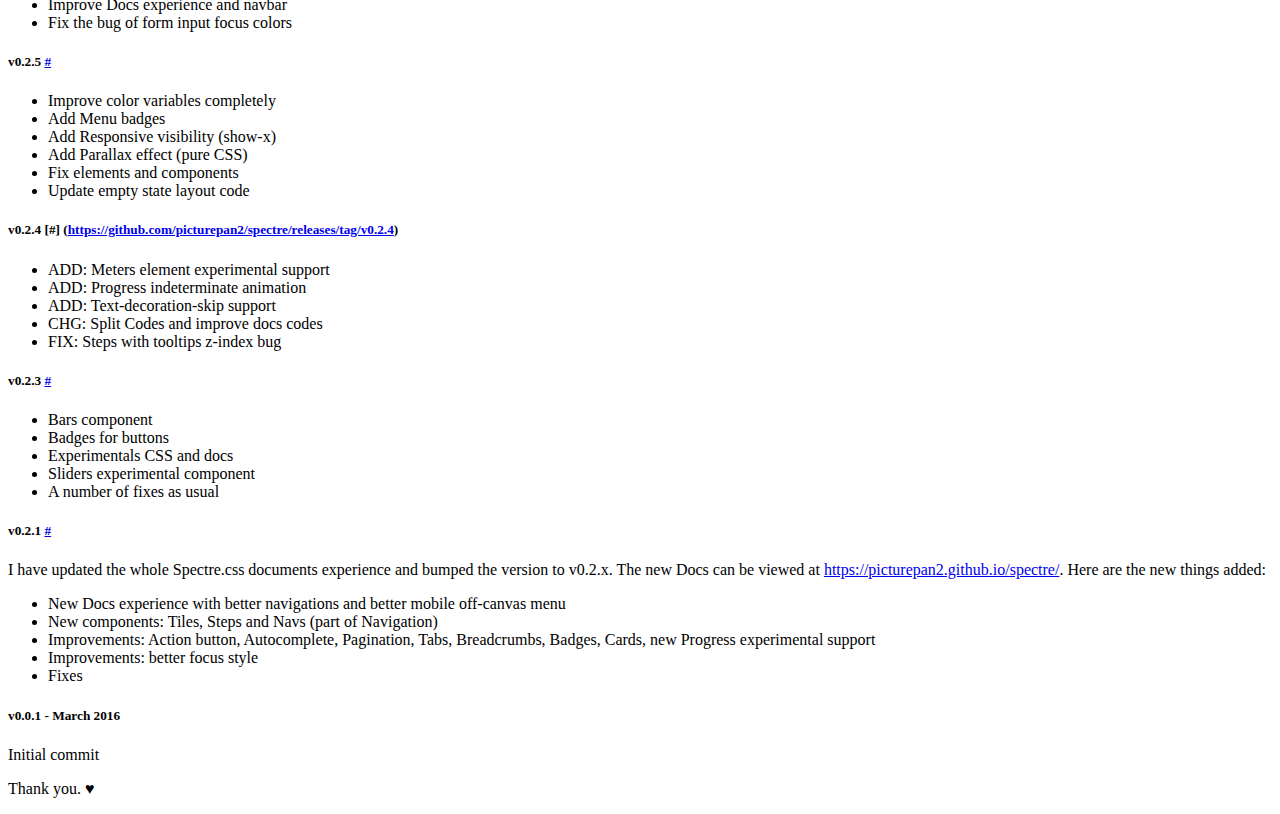
<file: styles/spectre/CHANGELOG.html>
<html>
      <head>
        <meta charset="UTF-8">
        <title>CHANGELOG.md</title>
      </head>
      <body>
        <h4 id="spectre-css-changelog">Spectre.css Changelog</h4>
<h5 id="v0-5-8-">v0.5.8 <a href="https://github.com/picturepan2/spectre/releases/tag/v0.5.8">#</a></h5>
<ul>
<li>IMPORTANT: Moving </li>
<li>Add Auto width column #541</li>
<li>Add more Menu badge support #545</li>
<li>Improve 360-Degree Viewer</li>
<li>Fix gulp issue #547</li>
<li>Fix the errors in the Docs #538</li>
</ul>
<h5 id="v0-5-7-">v0.5.7 <a href="https://github.com/picturepan2/spectre/releases/tag/v0.5.7">#</a></h5>
<ul>
<li>Add pure CSS 360-Degree Viewer</li>
<li>Improve Docs SEO</li>
<li>Change Carousels image number to variable #428</li>
<li>Fix Form textarea height issue</li>
</ul>
<h5 id="v0-5-6-">v0.5.6 <a href="https://github.com/picturepan2/spectre/releases/tag/v0.5.6">#</a></h5>
<ul>
<li>Add Docs Search #509 #291</li>
<li>Add Copy icon</li>
<li>Add Hero layout #380</li>
<li>Add multiline Tooltips #500</li>
<li>Replace transition: all; #526</li>
<li>Fix #511 issue</li>
<li>Fix sidebar background height for short docs pages</li>
</ul>
<h5 id="v0-5-5-">v0.5.5 <a href="https://github.com/picturepan2/spectre/releases/tag/v0.5.5">#</a></h5>
<ul>
<li>IMPORTANT: New Docs</li>
<li>Add Changelog to What&#39;s New section</li>
<li>Fix chip vertical scrollbar #521</li>
<li>Fix circle -&gt; s-circle #489</li>
<li>Fix code font-family issue for asian languages #476</li>
</ul>
<h5 id="v0-5-4-">v0.5.4 <a href="https://github.com/picturepan2/spectre/releases/tag/v0.5.4">#</a></h5>
<ul>
<li>IMPORTANT: Change naming of position utilities to avoid conflicts</li>
<li>Update dark color variable</li>
<li>Fix sidebar hash link bug #482</li>
<li>Fix browser support typo #469</li>
<li>Fix code typo #460</li>
<li>Fix GitHub button z-index bug #458</li>
<li>Fix Bar background color issue by adding !important to color utilities</li>
<li>Fix chip bug when content is too long #506</li>
<li>Fix multiple select height bug #508</li>
</ul>
<h5 id="v0-5-3-">v0.5.3 <a href="https://github.com/picturepan2/spectre/releases/tag/v0.5.3">#</a></h5>
<ul>
<li>Add dark text color to utilities</li>
<li>Add error state to the indeterminate checkbox</li>
<li>Add inline forms</li>
<li>Add more code examples</li>
<li>Fix errors in the Docs</li>
</ul>
<h5 id="v0-5-2-">v0.5.2 <a href="https://github.com/picturepan2/spectre/releases/tag/v0.5.2">#</a></h5>
<ul>
<li>IMPORTANT:  Move Docs to Pug templates</li>
<li>Add more Docs examples</li>
<li>Add visited link style</li>
<li>Add 100% modal height class #391</li>
<li>Fix off-canvas-overlay bug #392</li>
<li>Fix margin and padding values #431</li>
<li>Fix Accordion example #438</li>
<li>Fix a bug of input addons width on mobile devices #449</li>
<li>Separate Simplified Chinese (zh/zh-Hans) from Traditional (zh-Hant)</li>
</ul>
<h5 id="v0-5-1-">v0.5.1 <a href="https://github.com/picturepan2/spectre/releases/tag/v0.5.1">#</a></h5>
<p>IMPORTANT: Move Autocomplete to the Experimentals</p>
<ul>
<li>Add form checkbox, radio and switch support to Menus</li>
<li>Add responsive horizontal form support #375</li>
<li>Add Favicons in the docs #398</li>
<li>Fix Off-canvas z-index problem #361</li>
<li>Fix icons disappearing on group classes on focus</li>
<li>Fix Deprecation Warning #396 #356</li>
<li>Initial commit of RTL support (not finished)</li>
</ul>
<h5 id="v0-5-0-">v0.5.0 <a href="https://github.com/picturepan2/spectre/releases/tag/v0.5.0">#</a></h5>
<ul>
<li>IMPORTANT: Restore /dist folder</li>
<li>Add Grid nesting example #353</li>
<li>Add Form control sizes support</li>
<li>Update Off-canvas default behavior and new option available #347</li>
<li>Split Mixins</li>
<li>Fix Navbar last-child align right bug #346</li>
<li>Fix modal doc typo</li>
<li>Fix docs examples #348</li>
</ul>
<h5 id="v0-4-7-">v0.4.7 <a href="https://github.com/picturepan2/spectre/releases/tag/v0.4.7">#</a></h5>
<ul>
<li>Add new button colors (success and error) #227 #241 #342</li>
<li>Add overflow-scrolling: touch; CSS for better scrolling</li>
<li>Add touch support to Parallax image hover effect</li>
<li>Update the Modal example code</li>
<li>Fix form horizontal layout spacing</li>
</ul>
<h5 id="v0-4-6-">v0.4.6 <a href="https://github.com/picturepan2/spectre/releases/tag/v0.4.6">#</a></h5>
<ul>
<li>Add new Sliders example #328</li>
<li>Add Table with horizontal scroll support #333</li>
<li>Update Calendar event style which makes use of color utilities #326 </li>
<li>Define $parallax-fade-color as default variable #332</li>
<li>Fix the Docs content mistake</li>
<li>Fix breadcrumb-item extra spacing #337</li>
<li>Fix comparison slider image responsive bug #338</li>
</ul>
<h5 id="v0-4-5-">v0.4.5 <a href="https://github.com/picturepan2/spectre/releases/tag/v0.4.5">#</a></h5>
<ul>
<li>Rewrite Off-canvas component</li>
<li>Add <code>active</code> support to the Off-canvas #308</li>
<li>Update the Docs pages</li>
</ul>
<h5 id="v0-4-4-">v0.4.4 <a href="https://github.com/picturepan2/spectre/releases/tag/v0.4.4">#</a></h5>
<ul>
<li>IMPORTANT: Increase default font sizes to 16px #271</li>
<li>Add version number to CSS #288 #289</li>
</ul>
<h5 id="v0-4-3-">v0.4.3 <a href="https://github.com/picturepan2/spectre/releases/tag/v0.4.3">#</a></h5>
<ul>
<li>Add Icon Sizes #284</li>
<li>Add Large Modals #293</li>
<li>Update primary color to #5755d9</li>
<li>Change Tooltips <code>white-space</code> to <code>pre</code> #292</li>
<li>Encode SVG Data URI (thanks to @mariodev) #297 #298</li>
<li>Improve Buttons and Forms small and large variables</li>
<li>Improve Filters code</li>
<li>Improve gulpfile and package</li>
<li>Add Importing Sass Docs</li>
</ul>
<h5 id="v0-4-2-">v0.4.2 <a href="https://github.com/picturepan2/spectre/releases/tag/v0.4.2">#</a></h5>
<ul>
<li>Add Off-screen experimental</li>
<li>Fix Docs rendering bug in Safari</li>
</ul>
<h5 id="v0-4-1-">v0.4.1 <a href="https://github.com/picturepan2/spectre/releases/tag/v0.4.1">#</a></h5>
<ul>
<li>Add default modifier to all variables </li>
<li>Add <code>address</code> reset which changes font-style to normal</li>
<li>Add Details and Summary Accordions support</li>
<li>Fix responsive video</li>
<li>Update the Docs</li>
</ul>
<h5 id="v0-4-0-">v0.4.0 <a href="https://github.com/picturepan2/spectre/releases/tag/v0.4.0">#</a></h5>
<ul>
<li>Switch from Less to Sass</li>
<li>Add Cursor utilities</li>
</ul>
<h5 id="v0-3-2-">v0.3.2 <a href="https://github.com/picturepan2/spectre/releases/tag/v0.3.2">#</a></h5>
<ul>
<li>Add label-rounded classes</li>
<li>Add Avatars presence status code</li>
<li>Add Typography Fonts Docs</li>
<li>Add Button variant mixins</li>
<li>Update Autocomplete style</li>
<li>Update Autoprefixer rules</li>
<li>Update label mixin and code mono font family</li>
</ul>
<h5 id="v0-3-1-">v0.3.1 <a href="https://github.com/picturepan2/spectre/releases/tag/v0.3.1">#</a></h5>
<p><em>IMPORTANT</em>: The default root font-size has been changed to <code>20px</code>, please update your <code>rem</code> numbers if you&#39;re using the custom sizes. <a href="https://picturepan2.github.io/spectre/getting-started/custom.html#variables-sizes">Learn more</a>.</p>
<ul>
<li>Fix margin and padding utilities bug</li>
<li>Add grid offset</li>
<li>Rename Display utilities class names</li>
<li>Move Panels and Empty states to Components from Layout</li>
<li>Fix Docs bugs and cleanup codes</li>
</ul>
<h5 id="v0-2-15-">v0.2.15 <a href="https://github.com/picturepan2/spectre/releases/tag/v0.2.15">#</a></h5>
<ul>
<li>BIG Update to the Docs experience, completely rewritten and improved #240 </li>
<li>Add Text and Background colors utilities #205 #219 </li>
<li>Add Install from CDN option #191 </li>
<li>Add unit size (4px) and unit size variables</li>
<li>Add Responsive container (max width container) #222</li>
<li>Add error and success states to checkbox, radio and switch #246 </li>
<li>Fix Rem unit issue in East Asian Chrome #110 </li>
<li>Fix icon direction bug #218</li>
<li>Fix Dropdown menu max items/height #226 </li>
</ul>
<h5 id="v0-2-14-">v0.2.14 <a href="https://github.com/picturepan2/spectre/releases/tag/v0.2.14">#</a></h5>
<ul>
<li>Add vertical divider</li>
<li>Add Form icon support</li>
<li>Add Accordions</li>
<li>Add anchor links to Docs</li>
<li>Add new container grid size</li>
<li>Fix link error and typo</li>
</ul>
<h5 id="v0-2-13-">v0.2.13 <a href="https://github.com/picturepan2/spectre/releases/tag/v0.2.13">#</a></h5>
<ul>
<li>Add Timelines code</li>
<li>Add input readonly style</li>
<li>Change Gulp building process and ignore /dist</li>
<li>Change naming <code>danger</code> to <code>error</code></li>
<li>Change label-variant mixin</li>
<li>Fix dropdown-toggle border radius in button groups</li>
<li>Fix Calendars date item width bug under Firefox</li>
</ul>
<h5 id="v0-2-12-">v0.2.12 <a href="https://github.com/picturepan2/spectre/releases/tag/v0.2.12">#</a></h5>
<ul>
<li>Add pure CSS Comparison Sliders</li>
<li>Add pure CSS content Filters</li>
<li>Add Avatars badge support</li>
<li>Add more icons</li>
<li>Change :focus support</li>
<li>Change Docs image sizes and add object-fit support</li>
<li>Update Navbar code</li>
<li>Fix typos, Modals bugs</li>
</ul>
<h5 id="v0-2-11-">v0.2.11 <a href="https://github.com/picturepan2/spectre/releases/tag/v0.2.11">#</a></h5>
<ul>
<li>Add pure CSS Popovers</li>
<li>Add pure CSS Icons </li>
<li>Add Slider bars</li>
<li>Add tvOS Parallax effect text layer</li>
<li>Update shadow mixin</li>
</ul>
<h5 id="v0-2-10-">v0.2.10 <a href="https://github.com/picturepan2/spectre/releases/tag/v0.2.10">#</a></h5>
<ul>
<li>Add Shadows and Z-index variables</li>
<li>Add Divider text</li>
<li>Improve color variables</li>
<li>Cleanup components code</li>
<li>Remove the Responsive Resizer tool (Moved to <a href="https://github.com/picturepan2/responsive-resizer">https://github.com/picturepan2/responsive-resizer</a>)</li>
</ul>
<h5 id="v0-2-9-">v0.2.9 <a href="https://github.com/picturepan2/spectre/releases/tag/v0.2.9">#</a></h5>
<ul>
<li>Add Panels layout: flexible view container layout with auto-expand content section</li>
<li>Update Navbar layout</li>
<li>Update docs and examples</li>
</ul>
<h5 id="v0-2-8-">v0.2.8 <a href="https://github.com/picturepan2/spectre/releases/tag/v0.2.8">#</a></h5>
<ul>
<li>Add Carousels previous and next buttons</li>
<li>Improve disabled state for forms</li>
<li>Improve calendar events style</li>
<li>Improve Sliders disabled style</li>
<li>Improve Autocomplete menu position</li>
<li>Merge Menus and Dropdowns</li>
</ul>
<h5 id="v0-2-7-">v0.2.7 <a href="https://github.com/picturepan2/spectre/releases/tag/v0.2.7">#</a></h5>
<ul>
<li>Add Calendars experimental support</li>
<li>Add tabindex note to the dropdowns docs</li>
<li>Add shrink-to-fit=no to head meta</li>
<li>Add Colors docs and update colors</li>
<li>Fix wrong shadow colors with form-select</li>
<li>Fix grid-480</li>
</ul>
<h5 id="v0-2-6-">v0.2.6 <a href="https://github.com/picturepan2/spectre/releases/tag/v0.2.6">#</a></h5>
<ul>
<li>Add Carousels initial experimental version</li>
<li>Add Spectre.css Twitter account (@spectrecss) link</li>
<li>Improve Docs experience and navbar</li>
<li>Fix the bug of form input focus colors</li>
</ul>
<h5 id="v0-2-5-">v0.2.5 <a href="https://github.com/picturepan2/spectre/releases/tag/v0.2.5">#</a></h5>
<ul>
<li>Improve color variables completely</li>
<li>Add Menu badges</li>
<li>Add Responsive visibility (show-x)</li>
<li>Add Parallax effect (pure CSS)</li>
<li>Fix elements and components</li>
<li>Update empty state layout code</li>
</ul>
<h5 id="v0-2-4-https-github-com-picturepan2-spectre-releases-tag-v0-2-4-">v0.2.4 [#]    (<a href="https://github.com/picturepan2/spectre/releases/tag/v0.2.4">https://github.com/picturepan2/spectre/releases/tag/v0.2.4</a>)</h5>
<ul>
<li>ADD: Meters element experimental support</li>
<li>ADD: Progress indeterminate animation</li>
<li>ADD: Text-decoration-skip support</li>
<li>CHG: Split Codes and improve docs codes</li>
<li>FIX: Steps with tooltips z-index bug</li>
</ul>
<h5 id="v0-2-3-">v0.2.3 <a href="https://github.com/picturepan2/spectre/releases/tag/v0.2.3">#</a></h5>
<ul>
<li>Bars component</li>
<li>Badges for buttons</li>
<li>Experimentals CSS and docs</li>
<li>Sliders experimental component</li>
<li>A number of fixes as usual</li>
</ul>
<h5 id="v0-2-1-">v0.2.1 <a href="https://github.com/picturepan2/spectre/releases/tag/v0.2.1">#</a></h5>
<p>I have updated the whole Spectre.css documents experience and bumped the version to v0.2.x. The new Docs can be viewed at <a href="https://picturepan2.github.io/spectre/">https://picturepan2.github.io/spectre/</a>. Here are the new things added:</p>
<ul>
<li>New Docs experience with better navigations and better mobile off-canvas menu</li>
<li>New components: Tiles, Steps and Navs (part of Navigation)</li>
<li>Improvements: Action button, Autocomplete, Pagination, Tabs, Breadcrumbs, Badges, Cards, new Progress experimental support</li>
<li>Improvements: better focus style</li>
<li>Fixes</li>
</ul>
<h5 id="v0-0-1-march-2016">v0.0.1 - March 2016</h5>
<p>Initial commit</p>
<p>Thank you. ♥</p>

      </body>
    </html>
</file>
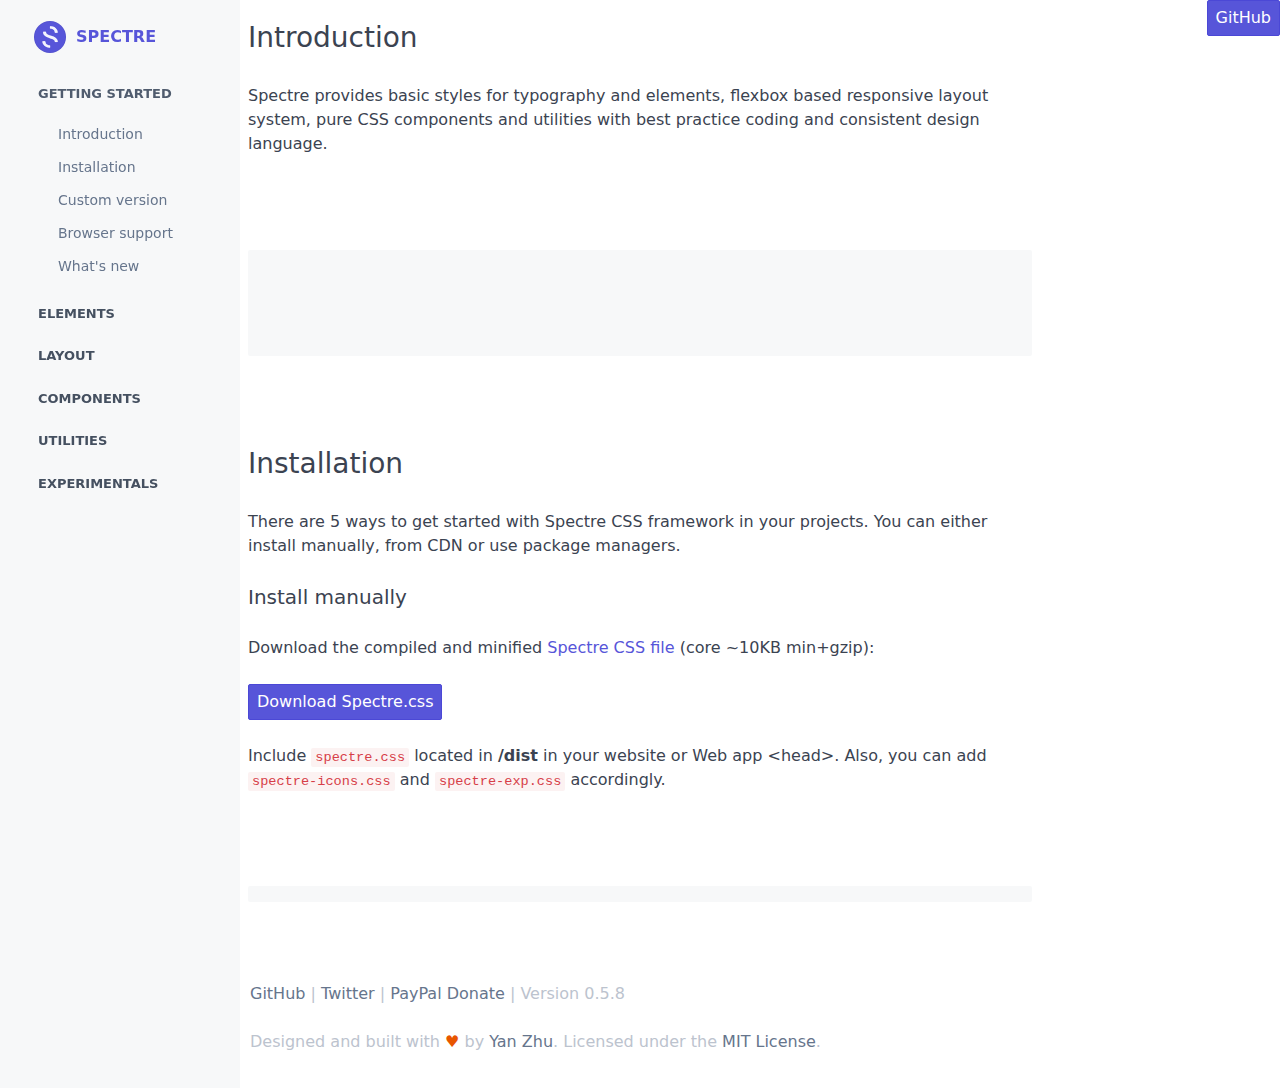
<file: styles/spectre/docs/rtl.html>
<!DOCTYPE html>
<html lang="en">
<head>
  <meta charset="utf-8">
  <meta name="robots" content="index, follow">
  <meta name="viewport" content="width=device-width, initial-scale=1.0, shrink-to-fit=no">
  <meta http-equiv="x-ua-compatible" content="ie=edge">
  <meta name="author" content="https://github.com/picturepan2/">
  <title>Spectre RTL (Right-to-left) - Spectre.css CSS Framework</title>
  <link rel="shortcut icon" href="https://picturepan2.github.io/spectre/img/favicons/favicon.ico">
  <link rel="icon" href="https://picturepan2.github.io/spectre/img/favicons/favicon.png">
  <link rel="stylesheet" href="dist/spectre-rtl.min.css">
  <link rel="stylesheet" href="dist/docs.min.css">
</head>
<body>
  <div class="docs-container off-canvas off-canvas-sidebar-show">
    <div class="docs-navbar">
      <a class="off-canvas-toggle btn btn-link btn-action" href="#sidebar">
        <i class="icon icon-menu"></i>
      </a>
      <a href="https://github.com/picturepan2/spectre" target="_blank" class="btn btn-primary">GitHub</a>
    </div>

    <div id="sidebar" class="docs-sidebar off-canvas-sidebar">
      <div class="docs-brand">
        <a href="index.html" class="docs-logo">
          <img src="img/spectre-logo.svg" alt="Spectre.css CSS Framework">
          <h2>SPECTRE</h2>
        </a>
      </div>
      <div class="docs-nav">
        <div class="accordion-container">
          <div class="accordion">
            <input type="checkbox" id="docs-accordion-1" name="docs-accordion-checkbox" hidden checked>
            <label class="accordion-header c-hand" for="docs-accordion-1">
              Getting started
            </label>
            <div class="accordion-body">
              <ul class="menu menu-nav">
                <li class="menu-item">
                  <a href="getting-started.html">Introduction</a>
                </li>
                <li class="menu-item">
                  <a href="getting-started.html#installation">Installation</a>
                </li>
                <li class="menu-item">
                  <a href="getting-started.html#custom">Custom version</a>
                </li>
                <li class="menu-item">
                  <a href="getting-started.html#browsers">Browser support</a>
                </li>
                <li class="menu-item">
                  <a href="getting-started.html#whatsnew">What's new</a>
                </li>
              </ul>
            </div>
          </div>
          <div class="accordion">
            <input type="checkbox" id="docs-accordion-2" name="docs-accordion-checkbox" hidden>
            <label class="accordion-header c-hand" for="docs-accordion-2">
              Elements
            </label>
            <div class="accordion-body">
              <ul class="menu menu-nav">
                <li class="menu-item">
                  <a href="elements.html">Typography</a>
                </li>
                <li class="menu-item">
                  <a href="elements.html#tables">Tables</a>
                </li>
                <li class="menu-item">
                  <a href="elements.html#buttons">Buttons</a>
                </li>
                <li class="menu-item">
                  <a href="elements.html#forms">Forms</a>
                </li>
                <li class="menu-item">
                  <a href="elements.html#icons">Icons</a>
                </li>
                <li class="menu-item">
                  <a href="elements.html#labels">Labels</a>
                </li>
                <li class="menu-item">
                  <a href="elements.html#codes">Codes</a>
                </li>
                <li class="menu-item">
                  <a href="elements.html#media">Media</a>
                </li>
              </ul>
            </div>
          </div>
          <div class="accordion">
            <input type="checkbox" id="docs-accordion-3" name="docs-accordion-checkbox" hidden>
            <label class="accordion-header c-hand" for="docs-accordion-3">
              Layout
            </label>
            <div class="accordion-body">
              <ul class="menu menu-nav">
                <li class="menu-item">
                  <a href="layout.html">Flexbox grid</a>
                </li>
                <li class="menu-item">
                  <a href="layout.html#responsive">Responsive</a>
                </li>
                <li class="menu-item">
                  <a href="layout.html#navbar">Navbar</a>
                </li>
              </ul>
            </div>
          </div>
          <div class="accordion">
            <input type="checkbox" id="docs-accordion-4" name="docs-accordion-checkbox" hidden>
            <label class="accordion-header c-hand" for="docs-accordion-4">
              Components
            </label>
            <div class="accordion-body">
              <ul class="menu menu-nav">
                <li class="menu-item">
                  <a href="components.html">Accordions</a>
                </li>
                <li class="menu-item">
                  <a href="components.html#avatars">Avatars</a>
                </li>
                <li class="menu-item">
                  <a href="components.html#badges">Badges</a>
                </li>
                <li class="menu-item">
                  <a href="components.html#bars">Bars</a>
                </li>
                <li class="menu-item">
                  <a href="components.html#breadcrumbs">Breadcrumbs</a>
                </li>
                <li class="menu-item">
                  <a href="components.html#cards">Cards</a>
                </li>
                <li class="menu-item">
                  <a href="components.html#chips">Chips</a>
                </li>
                <li class="menu-item">
                  <a href="components.html#empty">Empty states</a>
                </li>
                <li class="menu-item">
                  <a href="components.html#menus">Menus</a>
                </li>
                <li class="menu-item">
                  <a href="components.html#modals">Modals</a>
                </li>
                <li class="menu-item">
                  <a href="components.html#navs">Navs</a>
                </li>
                <li class="menu-item">
                  <a href="components.html#pagination">Pagination</a>
                </li>
                <li class="menu-item">
                  <a href="components.html#panels">Panels</a>
                </li>
                <li class="menu-item">
                  <a href="components.html#popovers">Popovers</a>
                </li>
                <li class="menu-item">
                  <a href="components.html#steps">Steps</a>
                </li>
                <li class="menu-item">
                  <a href="components.html#tabs">Tabs</a>
                </li>
                <li class="menu-item">
                  <a href="components.html#tiles">Tiles</a>
                </li>
                <li class="menu-item">
                  <a href="components.html#toasts">Toasts</a>
                </li>
                <li class="menu-item">
                  <a href="components.html#tooltips">Tooltips</a>
                </li>
              </ul>
            </div>
          </div>
          <div class="accordion">
            <input type="checkbox" id="docs-accordion-5" name="docs-accordion-checkbox" hidden>
            <label class="accordion-header c-hand" for="docs-accordion-5">
              Utilities
            </label>
            <div class="accordion-body">
              <ul class="menu menu-nav">
                <li class="menu-item">
                  <a href="utilities.html">Colors</a>
                </li>
                <li class="menu-item">
                  <a href="utilities.html#cursors">Cursors</a>
                </li>
                <li class="menu-item">
                  <a href="utilities.html#display">Display</a>
                </li>
                <li class="menu-item">
                  <a href="utilities.html#divider">Divider</a>
                </li>
                <li class="menu-item">
                  <a href="utilities.html#loading">Loading</a>
                </li>
                <li class="menu-item">
                  <a href="utilities.html#position">Position</a>
                </li>
                <li class="menu-item">
                  <a href="utilities.html#shapes">Shapes</a>
                </li>
                <li class="menu-item">
                  <a href="utilities.html#text">Text</a>
                </li>
              </ul>
            </div>
          </div>
          <div class="accordion">
            <input type="checkbox" id="docs-accordion-6" name="docs-accordion-checkbox" hidden>
            <label class="accordion-header c-hand" for="docs-accordion-6">
              Experimentals
            </label>
            <div class="accordion-body">
              <ul class="menu menu-nav">
                <li class="menu-item">
                  <a href="experimentals.html">Autocomplete</a>
                </li>
                <li class="menu-item">
                  <a href="experimentals.html#calendars">Calendars</a>
                </li>
                <li class="menu-item">
                  <a href="experimentals.html#carousels">Carousels</a>
                </li>
                <li class="menu-item">
                  <a href="experimentals.html#comparison">Comparison sliders</a>
                </li>
                <li class="menu-item">
                  <a href="experimentals.html#filters">Filters</a>
                </li>
                <li class="menu-item">
                  <a href="experimentals.html#meters">Meters</a>
                </li>
                <li class="menu-item">
                  <a href="experimentals.html#off-canvas">Off-canvas</a>
                </li>
                <li class="menu-item">
                  <a href="experimentals.html#parallax">Parallax</a>
                </li>
                <li class="menu-item">
                  <a href="experimentals.html#progress">Progress</a>
                </li>
                <li class="menu-item">
                  <a href="experimentals.html#sliders">Sliders</a>
                </li>
                <li class="menu-item">
                  <a href="experimentals.html#timelines">Timelines</a>
                </li>
              </ul>
            </div>
          </div>
        </div>
      </div>
    </div>

    <a class="off-canvas-overlay" href="#close"></a>

    <div id="content" class="docs-content off-canvas-content">
      <div id="introduction" class="container">
        <h3 class="s-title"><a href="#introduction" class="anchor" aria-hidden="true">#</a>Introduction</h3>
        <div class="docs-note">
          <p>Spectre provides basic styles for typography and elements, flexbox based responsive layout system, pure CSS components and utilities with best practice coding and consistent design language.</p>
        </div>
      </div>

      <div class="container">
        <div class="docs-ad">
          <div class="hide-md">
            <script async src="//pagead2.googlesyndication.com/pagead/js/adsbygoogle.js"></script>
            <!-- GitHub-lg -->
            <ins class="adsbygoogle"
                  style="display:inline-block;width:728px;height:90px"
                  data-ad-client="ca-pub-2225124559530218"
                  data-ad-slot="9894180784"></ins>
            <script>
            (adsbygoogle = window.adsbygoogle || []).push({});
            </script>
          </div>
          <div class="show-md">
            <!-- GitHub-sm -->
            <ins class="adsbygoogle"
                  style="display:inline-block;width:300px;height:250px"
                  data-ad-client="ca-pub-2225124559530218"
                  data-ad-slot="9278881734"></ins>
            <script>
            (adsbygoogle = window.adsbygoogle || []).push({});
            </script>
          </div>
        </div>
      </div>

      <div id="installation" class="container">
        <h3 class="s-title"><a href="#installation" class="anchor" aria-hidden="true">#</a>Installation</h3>
        <div class="docs-note">
          <p>There are 5 ways to get started with Spectre CSS framework in your projects. You can either install manually, from CDN or use package managers.</p>
        </div>
        <div class="docs-note">
          <p class="h5">Install manually</p>
          <p>Download the compiled and minified <a href="https://github.com/picturepan2/spectre/releases" target="_blank">Spectre CSS file</a> (core ~10KB min+gzip):</p>
          <p><a href="https://github.com/picturepan2/spectre/releases" target="_blank" class="btn btn-primary">Download Spectre.css</a></p>
          <p>Include <code>spectre.css</code> located in <strong>/dist</strong> in your website or Web app &lt;head&gt;. Also, you can add <code>spectre-icons.css</code> and <code>spectre-exp.css</code> accordingly.</p>
        </div>
      </div>

      <div class="container">
        <div class="docs-ad docs-ad-sidebar">
          <script async type="text/javascript" src="//cdn.carbonads.com/carbon.js?zoneid=1673&serve=C6AILKT&placement=picturepan2githubio" id="_carbonads_js"></script>
        </div>
      </div>

      <footer class="docs-footer">
        <p><a href="https://github.com/picturepan2/spectre" target="_blank">GitHub</a> | <a href="https://twitter.com/spectrecss" target="_blank">Twitter</a> | <a href="https://www.paypal.me/picturepan2" target="_blank">PayPal Donate</a> | Version <span class="version"></span></p>
        <p>Designed and built with <span class="text-error">♥</span> by <a href="https://twitter.com/picturepan2" target="_blank">Yan Zhu</a>. Licensed under the <a href="https://github.com/picturepan2/spectre/blob/master/LICENSE" target="_blank">MIT License</a>.</p>
      </footer>

    </div>
  </div>

  <script>
      (function(i,s,o,g,r,a,m){i['GoogleAnalyticsObject']=r;i[r]=i[r]||function(){
                  (i[r].q=i[r].q||[]).push(arguments)},i[r].l=1*new Date();a=s.createElement(o),
              m=s.getElementsByTagName(o)[0];a.async=1;a.src=g;m.parentNode.insertBefore(a,m)
      })(window,document,'script','https://www.google-analytics.com/analytics.js','ga');

      ga('create', 'UA-2702768-8', 'auto');
      ga('send', 'pageview');
  </script>
</body>
</html>
</file>
<file: styles/main.css>
@font-face {
  font-family: 'Fira Sans';
  font-style: normal;
  font-weight: 300;
  font-display: swap;
  src: local("Fira Sans"), local("FiraSans"), url("../assets/fonts/FiraSans-Regular.ttf");
  unicode-range: U+0400-045F, U+0490-0491, U+04B0-04B1, U+2116;
}

@font-face {
  font-family: 'Fira Sans';
  font-style: normal;
  font-weight: 300;
  font-display: swap;
  src: local("Fira Sans"), local("FiraSans"), url("../assets/fonts/FiraSans-Regular.ttf");
  unicode-range: U+0000-00FF, U+0131, U+0152-0153, U+02BB-02BC, U+02C6, U+02DA, U+02DC, U+2000-206F, U+2074, U+20AC, U+2122, U+2191, U+2193, U+2212, U+2215, U+FEFF, U+FFFD;
}

@font-face {
  font-family: 'Fira Code';
  font-style: normal;
  font-weight: 300;
  font-display: swap;
  src: local("Fira Code"), local("FiraCode"), url("../assets/fonts/FiraCode-Regular.ttf");
  unicode-range: U+0400-045F, U+0490-0491, U+04B0-04B1, U+2116;
}

@font-face {
  font-family: 'Fira Code';
  font-style: normal;
  font-weight: 300;
  font-display: swap;
  src: local("Fira Code"), local("FiraCode"), url("../assets/fonts/FiraCode-Regular.ttf");
  unicode-range: U+0000-00FF, U+0131, U+0152-0153, U+02BB-02BC, U+02C6, U+02DA, U+02DC, U+2000-206F, U+2074, U+20AC, U+2122, U+2191, U+2193, U+2212, U+2215, U+FEFF, U+FFFD;
}

* {
  font-family: 'Fira Sans', -apple-system, system-ui, BlinkMacSystemFont, 'Segoe UI', 'Noto Serif CJK JP Light';
}


.cube-cases {
  margin: 1rem 0.25rem;
}

.cube-case {
  display: flex;
  align-items: center;
  justify-content: stretch;
  margin: 0.1rem 0;
  border: 1px solid #eee;
}

.cube-icon, img.cube-state {
  width:  3rem;
  height: 3rem;
}

.cube-content {
  padding: 0 0 0 0.25rem;
}

.cube-solution {
  font-family: 'Noto Serif CJK JP Light' !important;
}


@media screen and (min-width: 960px) and (max-width: 1280px) {
  .cube-case {
    font-size: 0.75rem;
  }
}
@media screen and (min-width: 840px) and (max-width: 960px) {
  .cube-case {
    font-size: 0.7rem;
  }
}
@media screen and (min-width: 0) and (max-width: 840px) {
  .cube-case {
    font-size: 0.6rem;
  }
}
</file>
<file: styles/spectre/docs/dist/docs.min.css>
/*! Spectre.css Docs | MIT License | github.com/picturepan2/spectre */.version::after{content:"0.5.8"}.off-canvas .off-canvas-toggle{font-size:1rem;left:1.5rem;position:fixed;top:1rem}.off-canvas .off-canvas-sidebar{width:12rem}.off-canvas .off-canvas-content{padding:0}.docs-container{min-height:100vh}.docs-navbar{height:3.8rem;position:fixed;right:0;top:0;z-index:100}.docs-navbar .btns{position:absolute;right:1.5rem;top:1rem;width:14rem}.docs-navbar .algolia-autocomplete{-ms-flex:1 1 auto;flex:1 1 auto}.docs-sidebar .docs-nav{bottom:1.5rem;-webkit-overflow-scrolling:touch;overflow-y:auto;padding:.5rem 1.5rem;position:fixed;top:3.5rem;width:12rem}.docs-sidebar .accordion{margin-bottom:.75rem}.docs-sidebar .accordion input~.accordion-header{color:#455060;font-size:.65rem;font-weight:600;text-transform:uppercase}.docs-sidebar .accordion input:checked~.accordion-header{color:#505c6e}.docs-sidebar .accordion .menu .menu-item{font-size:.7rem;padding-left:1rem}.docs-sidebar .accordion .menu .menu-item>a{background:0 0;color:#66758c;display:inline-block}.docs-content{-ms-flex:1 1 auto;flex:1 1 auto;padding:0 4rem;width:calc(100vw - 12rem)}.docs-content>.container{margin-left:0;max-width:800px;padding-bottom:1.5rem}.docs-content .anchor{color:#6362dc;display:none;margin-left:.2rem;padding:0 .2rem}.docs-content .anchor:focus,.docs-content .anchor:hover{display:inline;text-decoration:none}.docs-content .s-subtitle,.docs-content .s-title{line-height:1.8rem;margin-bottom:0;padding-bottom:1rem;padding-top:1rem;position:static}@supports ((position:-webkit-sticky) or (position:sticky)){.docs-content .s-subtitle,.docs-content .s-title{position:sticky;position:-webkit-sticky;top:0;z-index:99}.docs-content .s-subtitle::before,.docs-content .s-title::before{background:#fff;bottom:0;content:"";display:block;left:-10px;position:absolute;right:-10px;top:-5px;z-index:-1}}.docs-content .s-subtitle:hover .anchor,.docs-content .s-title:hover .anchor{display:inline}.docs-content .s-subtitle+.docs-note,.docs-content .s-title+.docs-note{margin-top:.4rem}.docs-content .docs-demo{padding-bottom:1rem;padding-top:1rem}.docs-content .docs-demo .card{border:0;box-shadow:0 .25rem 1rem rgba(48,55,66,.15);height:100%}.docs-content .column{padding:.4rem}.docs-content .docs-block{border-radius:.1rem;padding:.4rem}.docs-content .docs-block.bg-gray{background:#eef0f3}.docs-content .docs-shape{height:4.8rem;line-height:1.2rem;padding:1.8rem 0;width:4.8rem}.docs-content .docs-dot{border-radius:50%;display:inline-block;height:.5rem;padding:0;width:.5rem}.docs-content .docs-table td,.docs-content .docs-table th{padding:.75rem .25rem}.docs-content .docs-color{border-radius:.1rem;margin:.25rem 0;padding:5rem .5rem .5rem}.docs-content .docs-color .color-subtitle{font-size:.7rem;opacity:.75}.docs-content .code .hljs-tag{color:#505c6e}.docs-content .code .hljs-comment{color:#bcc3ce}.docs-content .code .hljs-class,.docs-content .code .hljs-number,.docs-content .code .hljs-string,.docs-content .code .hljs-title{color:#5755d9}.docs-content .code .hljs-attribute,.docs-content .code .hljs-built_in,.docs-content .code .hljs-keyword,.docs-content .code .hljs-name,.docs-content .code .hljs-variable{color:#d73e48}.docs-content .code .hljs-hexcolor,.docs-content .code .hljs-value{color:#505c6e}.docs-content .c-select-all{-webkit-user-select:all;-moz-user-select:all;-ms-user-select:all;user-select:all}.docs-content .panel{height:75vh}.docs-content .panel .tile{margin:.75rem 0}.docs-content .parallax{margin:2rem auto}.docs-content .form-autocomplete .menu{position:static}.docs-content .example-tile-icon{align-content:space-around;align-items:center;background:#5755d9;border-radius:.1rem;color:#fff;display:flex;display:-ms-flexbox;-ms-flex-align:center;-ms-flex-line-pack:distribute;font-size:1.2rem;height:2rem;width:2rem}.docs-content .example-tile-icon .icon{margin:auto}.docs-content .comparison-slider{height:auto;padding-bottom:56.2222%}.docs-content .comparison-slider .filter-grayscale{filter:grayscale(75%)}.docs-content .off-canvas{position:relative}.docs-content .off-canvas .off-canvas-toggle{left:.4rem;position:absolute;top:.4rem;z-index:1}.docs-brand{color:#5755d9;height:2rem;left:1.5rem;position:fixed;top:.85rem}.docs-brand .docs-logo{align-items:center;border-radius:.1rem;display:inline-flex;display:-ms-inline-flexbox;-ms-flex-align:center;font-size:.7rem;height:2rem;padding:.2rem;width:auto}.docs-brand .docs-logo:focus,.docs-brand .docs-logo:hover{text-decoration:none}.docs-brand .docs-logo img{display:inline-block;height:auto;width:1.6rem}.docs-brand .docs-logo h2{display:inline-block;font-size:.8rem;font-weight:700;line-height:1.5rem;margin-bottom:0;margin-left:.5rem;margin-right:.3rem}.docs-footer{color:#bcc3ce;padding:.5rem}.docs-footer a{color:#66758c}.docs-ad{background:#f7f8f9;border-radius:.1rem;display:block;margin:2rem 0;padding:.4rem;position:relative}.docs-ad ins{line-height:1;vertical-align:middle}.docs-ad .carbon-wrap .carbon-img{display:block}.docs-ad .carbon-wrap .carbon-text{color:#66758c;display:block;font-size:.7rem}.docs-ad .carbon-poweredby{color:#bcc3ce;font-size:.7rem}.section-hero{padding:1rem .5rem}.section-hero .docs-brand{position:absolute;top:.85rem}.section-hero .docs-brand h2{color:#5755d9}.section-hero .column{padding:.4rem}.section-ads{padding:1rem .5rem}.section-updates{padding:4.5rem .5rem 2.5rem .5rem}.section-updates .card{border:0;margin-bottom:1rem}.section-features{padding:4.5rem .5rem}.section-features .column{padding:.4rem}.section-footer{color:#bcc3ce;padding:1.8rem .75rem 1rem;position:relative;z-index:200}.section-footer a{color:#66758c}.grid-hero{padding-bottom:2rem;padding-top:6rem}.grid-hero h1{color:#3b4351;font-size:1.6rem;font-weight:600;margin-bottom:1.5rem}.grid-hero h2{color:#455060;font-size:.9rem;font-weight:400;line-height:1.5rem;margin-bottom:1.5rem}.grid-hero h2 u{border-bottom:.1rem solid currentColor;padding-bottom:.05rem;text-decoration:none}.grid-hero .card{background:0 0;border:0;color:#5b687d;padding:.5rem}.grid-hero .card .card-title{color:#5755d9;font-size:1rem;font-weight:700;margin-bottom:0}@media (max-width:960px){.off-canvas .off-canvas-toggle{z-index:300}.off-canvas .off-canvas-content{width:100%}.docs-sidebar .docs-brand{margin:.85rem 1.5rem;padding:0;position:static}.docs-sidebar .docs-nav{margin-top:1rem;position:static}.docs-sidebar .menu .menu-item>a{padding:.3rem .4rem}.docs-navbar{-webkit-backdrop-filter:blur(5px);backdrop-filter:blur(5px);background:rgba(247,248,249,.65);left:0}.docs-content{min-width:auto;padding:0 1.5rem;width:100%}.docs-content .s-subtitle,.docs-content .s-title{padding-top:5rem;position:static}.docs-content .s-subtitle::before,.docs-content .s-title::before{content:none}.section-hero .s-brand{height:5rem;padding:1.5rem .5rem;text-align:center;width:100%}.section-hero .s-brand .s-logo{height:auto}.section-hero .s-brand img{height:3.2rem;width:3.2rem}.section-hero .s-brand h2{display:none}}@media (max-width:600px){.grid-hero h2{font-size:.9rem}.grid-hero .card{padding:0}.off-canvas .off-canvas-toggle{left:.5rem}.docs-navbar .btns{right:.9rem}.grid-hero .docs-brand{left:.9rem}.docs-sidebar .docs-brand{margin:.85rem 1rem}.docs-sidebar .docs-nav{padding:.5rem 1rem}.docs-content{padding:0 .5rem}.docs-content .docs-block{padding:.4rem .1rem}}@media (min-width:1366px){.docs-ad.docs-ad-sidebar{bottom:1rem;margin:0;position:fixed;right:1rem;width:7.3rem}}.searchbox{box-sizing:border-box;display:inline-block;height:32px!important;position:relative;visibility:visible!important;white-space:nowrap;width:200px}.searchbox .algolia-autocomplete{display:block;height:100%;width:100%}.searchbox__wrapper{height:100%;position:relative;width:100%;z-index:999}.searchbox__input{-webkit-appearance:none;-moz-appearance:none;appearance:none;background:#fff!important;border:0;border-radius:16px;box-shadow:inset 0 0 0 1px #ccc;box-sizing:border-box;display:inline-block;font-size:12px;height:100%;padding:0 26px 0 32px;transition:box-shadow .4s ease,background .4s ease;vertical-align:middle;white-space:normal;width:100%}.searchbox__input::-webkit-search-cancel-button,.searchbox__input::-webkit-search-decoration,.searchbox__input::-webkit-search-results-button,.searchbox__input::-webkit-search-results-decoration{display:none}.searchbox__input:hover{box-shadow:inset 0 0 0 1px #b3b3b3}.searchbox__input:active,.searchbox__input:focus{background:#fff;box-shadow:inset 0 0 0 1px #aaa;outline:0}.searchbox__input::-webkit-input-placeholder{color:#aaa}.searchbox__input:-ms-input-placeholder{color:#aaa}.searchbox__input::-ms-input-placeholder{color:#aaa}.searchbox__input::placeholder{color:#aaa}.searchbox__submit{background-color:rgba(69,142,225,0);border:0;border-radius:16px 0 0 16px;font-size:inherit;height:100%;left:0;margin:0;padding:0;position:absolute;right:inherit;text-align:center;top:0;-webkit-user-select:none;-moz-user-select:none;-ms-user-select:none;user-select:none;vertical-align:middle;width:32px}.searchbox__submit:before{content:"";display:inline-block;height:100%;margin-right:-4px;vertical-align:middle}.searchbox__submit:active,.searchbox__submit:hover{cursor:pointer}.searchbox__submit:focus{outline:0}.searchbox__submit svg{fill:#6d7e96;height:14px;vertical-align:middle;width:14px}.searchbox__reset{background:0 0;border:0;cursor:pointer;display:block;fill:rgba(0,0,0,.5);font-size:inherit;margin:0;padding:0;position:absolute;right:8px;top:8px;-webkit-user-select:none;-moz-user-select:none;-ms-user-select:none;user-select:none}.searchbox__reset.hide{display:none}.searchbox__reset:focus{outline:0}.searchbox__reset svg{display:block;height:8px;margin:4px;width:8px}.searchbox__input:valid~.searchbox__reset{animation-duration:.15s;animation-name:sbx-reset-in;display:block}@keyframes sbx-reset-in{0%{opacity:0;transform:translate3d(-20%,0,0)}to{opacity:1;transform:none}}.algolia-autocomplete.algolia-autocomplete-right .ds-dropdown-menu{left:inherit!important;right:0!important}.algolia-autocomplete.algolia-autocomplete-right .ds-dropdown-menu:before{right:48px}.algolia-autocomplete.algolia-autocomplete-left .ds-dropdown-menu{left:0!important;right:inherit!important}.algolia-autocomplete.algolia-autocomplete-left .ds-dropdown-menu:before{left:48px}.algolia-autocomplete .ds-dropdown-menu{background:0 0;border:none;border-radius:4px;box-shadow:0 .05rem .2rem rgba(48,55,66,.3);height:auto;margin:6px 0 0;max-width:600px;min-width:500px;padding:0;position:relative;text-align:left;top:-6px;z-index:999}.algolia-autocomplete .ds-dropdown-menu .ds-suggestions{margin-top:8px;position:relative;z-index:1000}.algolia-autocomplete .ds-dropdown-menu .ds-suggestions a:hover{text-decoration:none}.algolia-autocomplete .ds-dropdown-menu .ds-suggestion{cursor:pointer}.algolia-autocomplete .ds-dropdown-menu .ds-suggestion.ds-cursor .algolia-docsearch-suggestion.suggestion-layout-simple,.algolia-autocomplete .ds-dropdown-menu .ds-suggestion.ds-cursor .algolia-docsearch-suggestion:not(.suggestion-layout-simple) .algolia-docsearch-suggestion--content{background-color:rgba(87,85,217,.05)}.algolia-autocomplete .ds-dropdown-menu [class^=ds-dataset-]{background:#fff;border-radius:4px;overflow:auto;padding:0 8px 8px;position:relative}.algolia-autocomplete .ds-dropdown-menu *{box-sizing:border-box}.algolia-autocomplete .algolia-docsearch-suggestion{background:#fff;color:#303742;display:block;overflow:hidden;padding:0 8px;position:relative}.algolia-autocomplete .algolia-docsearch-suggestion--highlight{background:rgba(87,85,217,.1);color:#5755d9;padding:.1em .05em}.algolia-autocomplete .algolia-docsearch-suggestion--category-header .algolia-docsearch-suggestion--category-header-lvl0 .algolia-docsearch-suggestion--highlight,.algolia-autocomplete .algolia-docsearch-suggestion--category-header .algolia-docsearch-suggestion--category-header-lvl1 .algolia-docsearch-suggestion--highlight{background:inherit;box-shadow:inset 0 -2px 0 0 rgba(87,85,217,.8);color:inherit;padding:0 0 1px}.algolia-autocomplete .algolia-docsearch-suggestion--text .algolia-docsearch-suggestion--highlight{background:inherit;box-shadow:inset 0 -2px 0 0 rgba(87,85,217,.8);color:inherit;padding:0 0 1px}.algolia-autocomplete .algolia-docsearch-suggestion--content{cursor:pointer;display:block;float:right;padding:5.33333px 0 5.33333px 10.66667px;position:relative;width:70%}.algolia-autocomplete .algolia-docsearch-suggestion--content:before{background:#f7f8f9;content:"";display:block;height:100%;left:-1px;position:absolute;top:0;width:1px}.algolia-autocomplete .algolia-docsearch-suggestion--category-header{border-bottom:1px solid #f7f8f9;color:#303742;display:none;font-size:1em;margin-top:8px;padding:4px 0;position:relative}.algolia-autocomplete .algolia-docsearch-suggestion--wrapper{float:left;padding:8px 0 0;width:100%}.algolia-autocomplete .algolia-docsearch-suggestion--subcategory-column{color:#bcc3ce;float:left;font-size:.9em;padding:5.33333px 10.66667px;position:relative;text-align:right;width:30%;word-wrap:break-word}.algolia-autocomplete .algolia-docsearch-suggestion--subcategory-column:before{background:#f7f8f9;content:"";display:block;height:100%;position:absolute;right:0;top:0;width:1px}.algolia-autocomplete .algolia-docsearch-suggestion--subcategory-inline{display:none}.algolia-autocomplete .algolia-docsearch-suggestion--title{color:#303742;font-size:.9em;font-weight:700}.algolia-autocomplete .algolia-docsearch-suggestion--text{color:#66758c;display:block;font-size:.85em;line-height:1.2em}.algolia-autocomplete .algolia-docsearch-suggestion--no-results{font-size:1.2em;padding:8px 0;text-align:center;width:100%}.algolia-autocomplete .algolia-docsearch-suggestion--no-results:before{display:none}.algolia-autocomplete .algolia-docsearch-suggestion code{background-color:#ebebeb;border:none;border-radius:3px;color:#222;font-family:Menlo,Monaco,Consolas,Courier New,monospace;font-size:90%;padding:1px 5px}.algolia-autocomplete .algolia-docsearch-suggestion code .algolia-docsearch-suggestion--highlight{background:0 0}.algolia-autocomplete .algolia-docsearch-suggestion.algolia-docsearch-suggestion__main .algolia-docsearch-suggestion--category-header,.algolia-autocomplete .algolia-docsearch-suggestion.algolia-docsearch-suggestion__secondary{display:block}.algolia-autocomplete .suggestion-layout-simple.algolia-docsearch-suggestion{border-bottom:1px solid #eee;margin:0;padding:8px}.algolia-autocomplete .suggestion-layout-simple .algolia-docsearch-suggestion--content{padding:0;width:100%}.algolia-autocomplete .suggestion-layout-simple .algolia-docsearch-suggestion--content:before{display:none}.algolia-autocomplete .suggestion-layout-simple .algolia-docsearch-suggestion--category-header{border:none;display:block;margin:0;padding:0;width:100%}.algolia-autocomplete .suggestion-layout-simple .algolia-docsearch-suggestion--category-header-lvl0{font-size:.85em;opacity:.6}.algolia-autocomplete .suggestion-layout-simple .algolia-docsearch-suggestion--category-header-lvl1{font-size:.85em;opacity:.6}.algolia-autocomplete .suggestion-layout-simple .algolia-docsearch-suggestion--category-header-lvl1:before{background-image:url("data:image/svg+xml;utf8,<svg width=\"10\" height=\"10\" viewBox=\"0 0 20 38\" xmlns=\"http://www.w3.org/2000/svg\"><path d=\"M1.49 4.31l14 16.126.002-2.624-14 16.074-1.314 1.51 3.017 2.626 1.313-1.508 14-16.075 1.142-1.313-1.14-1.313-14-16.125L3.2.18.18 2.8l1.31 1.51z\" fill-rule=\"evenodd\" fill=\"%231D3657\" /></svg>");content:"";display:inline-block;height:10px;width:10px}.algolia-autocomplete .suggestion-layout-simple .algolia-docsearch-suggestion--wrapper{float:left;margin:0;padding:0;width:100%}.algolia-autocomplete .suggestion-layout-simple .algolia-docsearch-suggestion--duplicate-content,.algolia-autocomplete .suggestion-layout-simple .algolia-docsearch-suggestion--subcategory-inline{display:none!important}.algolia-autocomplete .suggestion-layout-simple .algolia-docsearch-suggestion--title{color:#458ee1;font-size:.9em;font-weight:400;margin:0}.algolia-autocomplete .suggestion-layout-simple .algolia-docsearch-suggestion--title:before{color:#458ee1;content:"#";display:inline-block;font-weight:700}.algolia-autocomplete .suggestion-layout-simple .algolia-docsearch-suggestion--text{background:#f8f8f8;display:block;font-size:.85em;line-height:1.4em;margin:4px 0 0;opacity:.8;padding:5.33333px 8px}.algolia-autocomplete .suggestion-layout-simple .algolia-docsearch-suggestion--text .algolia-docsearch-suggestion--highlight{box-shadow:none;color:#3f4145;font-weight:700}.algolia-autocomplete .algolia-docsearch-footer{float:right;font-size:0;height:20px;line-height:0;margin-top:10.66667px;width:134px;z-index:2000}.algolia-autocomplete .algolia-docsearch-footer--logo{background-image:url("data:image/svg+xml;charset=utf-8,%3Csvg width='168' height='24' xmlns='http://www.w3.org/2000/svg'%3E%3Cg fill='none' fill-rule='evenodd'%3E%3Cpath d='M78.988.938h16.594a2.968 2.968 0 0 1 2.966 2.966V20.5a2.967 2.967 0 0 1-2.966 2.964H78.988a2.967 2.967 0 0 1-2.966-2.964V3.897A2.961 2.961 0 0 1 78.988.938zm41.937 17.866c-4.386.02-4.386-3.54-4.386-4.106l-.007-13.336 2.675-.424v13.254c0 .322 0 2.358 1.718 2.364v2.248zm-10.846-2.18c.821 0 1.43-.047 1.855-.129v-2.719a6.334 6.334 0 0 0-1.574-.199 5.7 5.7 0 0 0-.897.069 2.699 2.699 0 0 0-.814.24c-.24.116-.439.28-.582.491-.15.212-.219.335-.219.656 0 .628.219.991.616 1.23s.938.362 1.615.362zm-.233-9.7c.883 0 1.629.109 2.231.328.602.218 1.088.525 1.444.915.363.396.609.922.76 1.483.157.56.232 1.175.232 1.85v6.874a32.5 32.5 0 0 1-1.868.314c-.834.123-1.772.185-2.813.185-.69 0-1.327-.069-1.895-.198a4.001 4.001 0 0 1-1.471-.636 3.085 3.085 0 0 1-.951-1.134c-.226-.465-.343-1.12-.343-1.803 0-.656.13-1.073.384-1.525a3.24 3.24 0 0 1 1.047-1.106c.445-.287.95-.492 1.532-.615a8.8 8.8 0 0 1 1.82-.185 8.404 8.404 0 0 1 1.972.24v-.438c0-.307-.035-.6-.11-.874a1.88 1.88 0 0 0-.384-.73 1.784 1.784 0 0 0-.724-.493 3.164 3.164 0 0 0-1.143-.205c-.616 0-1.177.075-1.69.164a7.735 7.735 0 0 0-1.26.307l-.321-2.192c.335-.117.834-.233 1.478-.349a10.98 10.98 0 0 1 2.073-.178zm52.842 9.626c.822 0 1.43-.048 1.854-.13V13.7a6.347 6.347 0 0 0-1.574-.199c-.294 0-.595.021-.896.069a2.7 2.7 0 0 0-.814.24 1.46 1.46 0 0 0-.582.491c-.15.212-.218.335-.218.656 0 .628.218.991.615 1.23.404.245.938.362 1.615.362zm-.226-9.694c.883 0 1.629.108 2.231.327.602.219 1.088.526 1.444.915.355.39.609.923.759 1.483a6.8 6.8 0 0 1 .233 1.852v6.873c-.41.088-1.034.19-1.868.314-.834.123-1.772.184-2.813.184-.69 0-1.327-.068-1.895-.198a4.001 4.001 0 0 1-1.471-.635 3.085 3.085 0 0 1-.951-1.134c-.226-.465-.343-1.12-.343-1.804 0-.656.13-1.073.384-1.524.26-.45.608-.82 1.047-1.107.445-.286.95-.491 1.532-.614a8.803 8.803 0 0 1 2.751-.13c.329.034.671.096 1.04.185v-.437a3.3 3.3 0 0 0-.109-.875 1.873 1.873 0 0 0-.384-.731 1.784 1.784 0 0 0-.724-.492 3.165 3.165 0 0 0-1.143-.205c-.616 0-1.177.075-1.69.164a7.75 7.75 0 0 0-1.26.307l-.321-2.193c.335-.116.834-.232 1.478-.348a11.633 11.633 0 0 1 2.073-.177zm-8.034-1.271a1.626 1.626 0 0 1-1.628-1.62c0-.895.725-1.62 1.628-1.62.904 0 1.63.725 1.63 1.62 0 .895-.733 1.62-1.63 1.62zm1.348 13.22h-2.689V7.27l2.69-.423v11.956zm-4.714 0c-4.386.02-4.386-3.54-4.386-4.107l-.008-13.336 2.676-.424v13.254c0 .322 0 2.358 1.718 2.364v2.248zm-8.698-5.903c0-1.156-.253-2.119-.746-2.788-.493-.677-1.183-1.01-2.067-1.01-.882 0-1.574.333-2.065 1.01-.493.676-.733 1.632-.733 2.788 0 1.168.246 1.953.74 2.63.492.683 1.183 1.018 2.066 1.018.882 0 1.574-.342 2.067-1.019.492-.683.738-1.46.738-2.63zm2.737-.007c0 .902-.13 1.584-.397 2.33a5.52 5.52 0 0 1-1.128 1.906 4.986 4.986 0 0 1-1.752 1.223c-.685.286-1.739.45-2.265.45-.528-.006-1.574-.157-2.252-.45a5.096 5.096 0 0 1-1.744-1.223c-.487-.527-.863-1.162-1.137-1.906a6.345 6.345 0 0 1-.41-2.33c0-.902.123-1.77.397-2.508a5.554 5.554 0 0 1 1.15-1.892 5.133 5.133 0 0 1 1.75-1.216c.679-.287 1.425-.423 2.232-.423.808 0 1.553.142 2.237.423a4.88 4.88 0 0 1 1.753 1.216 5.644 5.644 0 0 1 1.135 1.892c.287.738.431 1.606.431 2.508zm-20.138 0c0 1.12.246 2.363.738 2.882.493.52 1.13.78 1.91.78.424 0 .828-.062 1.204-.178.377-.116.677-.253.917-.417V9.33a10.476 10.476 0 0 0-1.766-.226c-.971-.028-1.71.37-2.23 1.004-.513.636-.773 1.75-.773 2.788zm7.438 5.274c0 1.824-.466 3.156-1.404 4.004-.936.846-2.367 1.27-4.296 1.27-.705 0-2.17-.137-3.34-.396l.431-2.118c.98.205 2.272.26 2.95.26 1.074 0 1.84-.219 2.299-.656.459-.437.684-1.086.684-1.948v-.437a8.07 8.07 0 0 1-1.047.397c-.43.13-.93.198-1.492.198-.739 0-1.41-.116-2.018-.349a4.206 4.206 0 0 1-1.567-1.025c-.431-.45-.774-1.017-1.013-1.694-.24-.677-.363-1.885-.363-2.773 0-.834.13-1.88.384-2.577.26-.696.629-1.298 1.129-1.796.493-.498 1.095-.881 1.8-1.162a6.605 6.605 0 0 1 2.428-.457c.87 0 1.67.109 2.45.24.78.129 1.444.265 1.985.415V18.17z' fill='%235468FF'/%3E%3Cpath d='M6.972 6.677v1.627c-.712-.446-1.52-.67-2.425-.67-.585 0-1.045.13-1.38.391a1.24 1.24 0 0 0-.502 1.03c0 .425.164.765.494 1.02.33.256.835.532 1.516.83.447.192.795.356 1.045.495.25.138.537.332.862.582.324.25.563.548.718.894.154.345.23.741.23 1.188 0 .947-.334 1.691-1.004 2.234-.67.542-1.537.814-2.601.814-1.18 0-2.16-.229-2.936-.686v-1.708c.84.628 1.814.942 2.92.942.585 0 1.048-.136 1.388-.407.34-.271.51-.646.51-1.125 0-.287-.1-.55-.302-.79-.203-.24-.42-.42-.655-.542-.234-.123-.585-.29-1.053-.503a61.27 61.27 0 0 1-.582-.271 13.67 13.67 0 0 1-.55-.287 4.275 4.275 0 0 1-.567-.351 6.92 6.92 0 0 1-.455-.4c-.18-.17-.31-.34-.39-.51-.08-.17-.155-.37-.224-.598a2.553 2.553 0 0 1-.104-.742c0-.915.333-1.638.998-2.17.664-.532 1.523-.798 2.576-.798.968 0 1.793.17 2.473.51zm7.468 5.696v-.287c-.022-.607-.187-1.088-.495-1.444-.309-.357-.75-.535-1.324-.535-.532 0-.99.194-1.373.583-.382.388-.622.949-.717 1.683h3.909zm1.005 2.792v1.404c-.596.34-1.383.51-2.362.51-1.255 0-2.255-.377-3-1.132-.744-.755-1.116-1.744-1.116-2.968 0-1.297.34-2.316 1.021-3.055.68-.74 1.548-1.11 2.6-1.11 1.033 0 1.852.323 2.458.966.606.644.91 1.572.91 2.784 0 .33-.033.676-.096 1.038h-5.314c.107.702.405 1.239.894 1.611.49.372 1.106.558 1.85.558.862 0 1.58-.202 2.155-.606zm6.605-1.77h-1.212c-.596 0-1.045.116-1.349.35-.303.234-.454.532-.454.894 0 .372.117.664.35.877.235.213.575.32 1.022.32.51 0 .912-.142 1.204-.424.293-.281.44-.651.44-1.108v-.91zm-4.068-2.554V9.325c.627-.361 1.457-.542 2.489-.542 2.116 0 3.175 1.026 3.175 3.08V17h-1.548v-.957c-.415.68-1.143 1.02-2.186 1.02-.766 0-1.38-.22-1.843-.661-.462-.442-.694-1.003-.694-1.684 0-.776.293-1.38.878-1.81.585-.431 1.404-.647 2.457-.647h1.34V11.8c0-.554-.133-.971-.399-1.253-.266-.282-.707-.423-1.324-.423a4.07 4.07 0 0 0-2.345.718zm9.333-1.93v1.42c.394-1 1.101-1.5 2.123-1.5.148 0 .313.016.494.048v1.531a1.885 1.885 0 0 0-.75-.143c-.542 0-.989.24-1.34.718-.351.479-.527 1.048-.527 1.707V17h-1.563V8.91h1.563zm5.01 4.084c.022.82.272 1.492.75 2.019.479.526 1.15.79 2.01.79.639 0 1.235-.176 1.788-.527v1.404c-.521.319-1.186.479-1.995.479-1.265 0-2.276-.4-3.031-1.197-.755-.798-1.133-1.792-1.133-2.984 0-1.16.38-2.151 1.14-2.975.761-.825 1.79-1.237 3.088-1.237.702 0 1.346.149 1.93.447v1.436a3.242 3.242 0 0 0-1.77-.495c-.84 0-1.513.266-2.019.798-.505.532-.758 1.213-.758 2.042zM40.24 5.72v4.579c.458-1 1.293-1.5 2.505-1.5.787 0 1.42.245 1.899.734.479.49.718 1.17.718 2.042V17h-1.564v-5.106c0-.553-.14-.98-.422-1.284-.282-.303-.652-.455-1.11-.455-.531 0-1.002.202-1.411.606-.41.405-.615 1.022-.615 1.851V17h-1.563V5.72h1.563zm14.966 10.02c.596 0 1.096-.253 1.5-.758.404-.506.606-1.157.606-1.955 0-.915-.202-1.62-.606-2.114-.404-.495-.92-.742-1.548-.742-.553 0-1.05.224-1.491.67-.442.447-.662 1.133-.662 2.058 0 .958.212 1.67.638 2.138.425.469.946.703 1.563.703zM53.004 5.72v4.42c.574-.894 1.388-1.341 2.44-1.341 1.022 0 1.857.383 2.506 1.149.649.766.973 1.781.973 3.047 0 1.138-.309 2.109-.925 2.912-.617.803-1.463 1.205-2.537 1.205-1.075 0-1.894-.447-2.457-1.34V17h-1.58V5.72h1.58zm9.908 11.104l-3.223-7.913h1.739l1.005 2.632 1.26 3.415c.096-.32.48-1.458 1.15-3.415l.909-2.632h1.66l-2.92 7.866c-.777 2.074-1.963 3.11-3.559 3.11a2.92 2.92 0 0 1-.734-.079v-1.34c.17.042.351.064.543.064 1.032 0 1.755-.57 2.17-1.708z' fill='%235D6494'/%3E%3Cpath d='M89.632 5.967v-.772a.978.978 0 0 0-.978-.977h-2.28a.978.978 0 0 0-.978.977v.793c0 .088.082.15.171.13a7.127 7.127 0 0 1 1.984-.28c.65 0 1.295.088 1.917.259.082.02.164-.04.164-.13m-6.248 1.01l-.39-.389a.977.977 0 0 0-1.382 0l-.465.465a.973.973 0 0 0 0 1.38l.383.383c.062.061.15.047.205-.014.226-.307.472-.601.746-.874.281-.28.568-.526.883-.751.068-.042.075-.137.02-.2m4.16 2.453v3.341c0 .096.104.165.192.117l2.97-1.537c.068-.034.089-.117.055-.184a3.695 3.695 0 0 0-3.08-1.866c-.068 0-.136.054-.136.13m0 8.048a4.489 4.489 0 0 1-4.49-4.482 4.488 4.488 0 0 1 4.49-4.482 4.488 4.488 0 0 1 4.489 4.482 4.484 4.484 0 0 1-4.49 4.482m0-10.85a6.363 6.363 0 1 0 0 12.729 6.37 6.37 0 0 0 6.372-6.368 6.358 6.358 0 0 0-6.371-6.36' fill='%23FFF'/%3E%3C/g%3E%3C/svg%3E");background-position:50%;background-repeat:no-repeat;background-size:100%;display:block;height:100%;overflow:hidden;padding:0!important;text-indent:-9000px;width:100%}@media (min-width:768px){.algolia-autocomplete .algolia-docsearch-suggestion .algolia-docsearch-suggestion--subcategory-column{display:block}}@media (max-width:768px){.algolia-autocomplete .algolia-docsearch-suggestion .algolia-docsearch-suggestion--subcategory-column{color:#02060c;display:inline-block;float:left;font-size:.9em;font-weight:700;opacity:.5;padding:0;text-align:left;width:auto}.algolia-autocomplete .algolia-docsearch-suggestion .algolia-docsearch-suggestion--subcategory-column:before{display:none}.algolia-autocomplete .algolia-docsearch-suggestion .algolia-docsearch-suggestion--subcategory-column:after{content:"|"}.algolia-autocomplete .algolia-docsearch-suggestion .algolia-docsearch-suggestion--content{display:inline-block;float:left;padding:0;text-align:left;width:auto}.algolia-autocomplete .algolia-docsearch-suggestion .algolia-docsearch-suggestion--content:before{display:none}}
</file>
